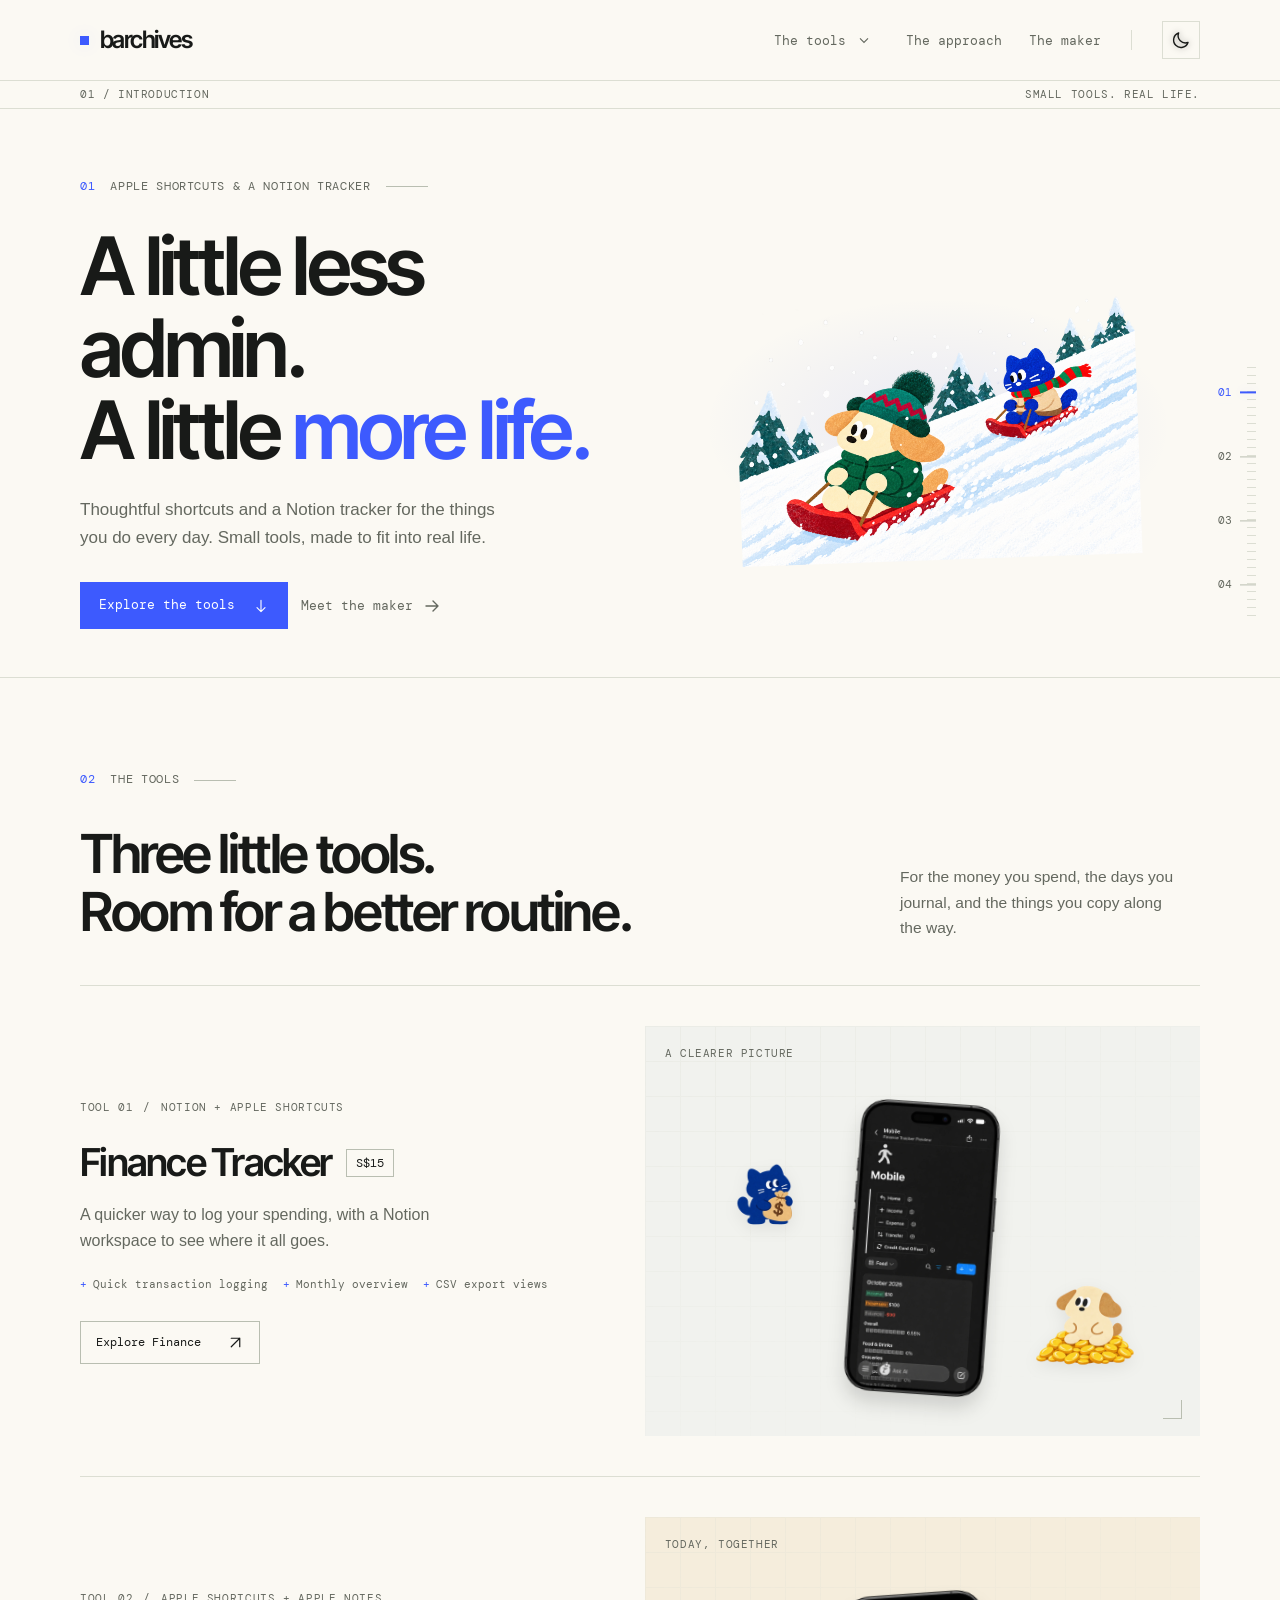
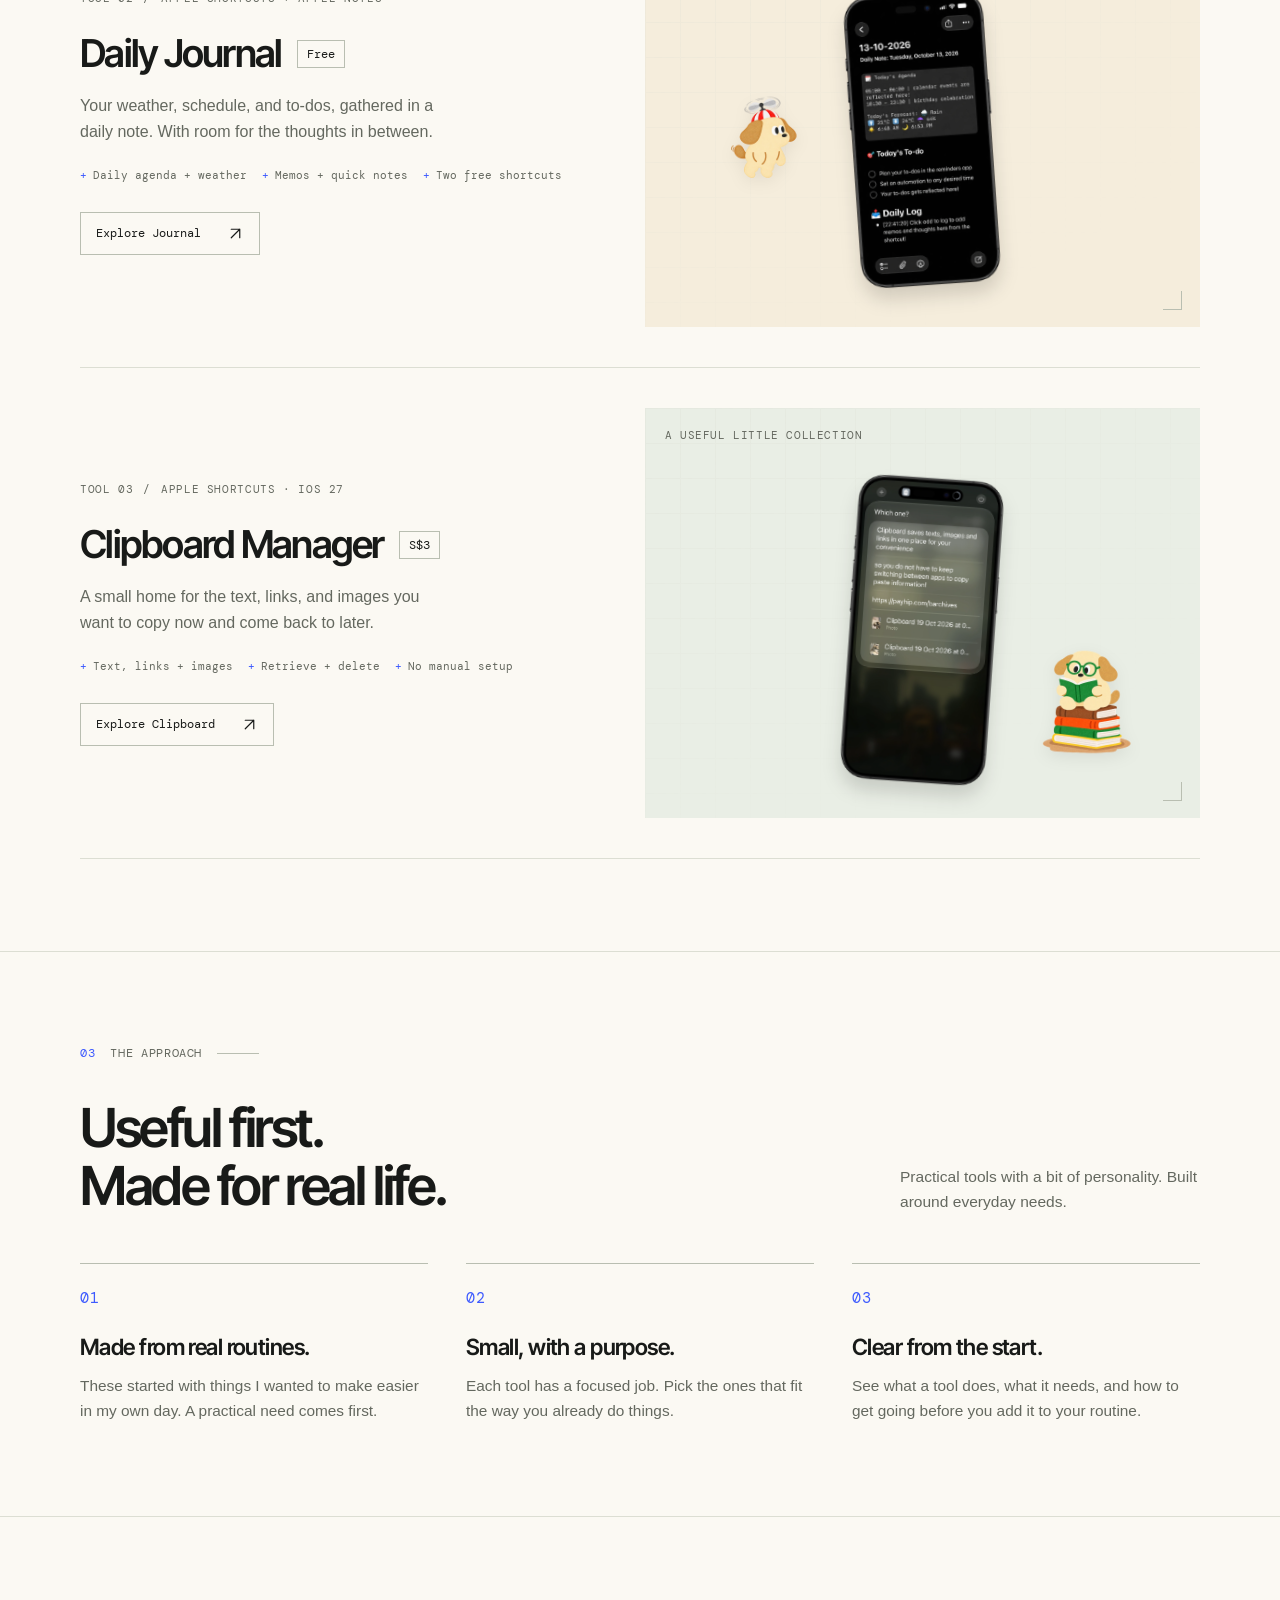
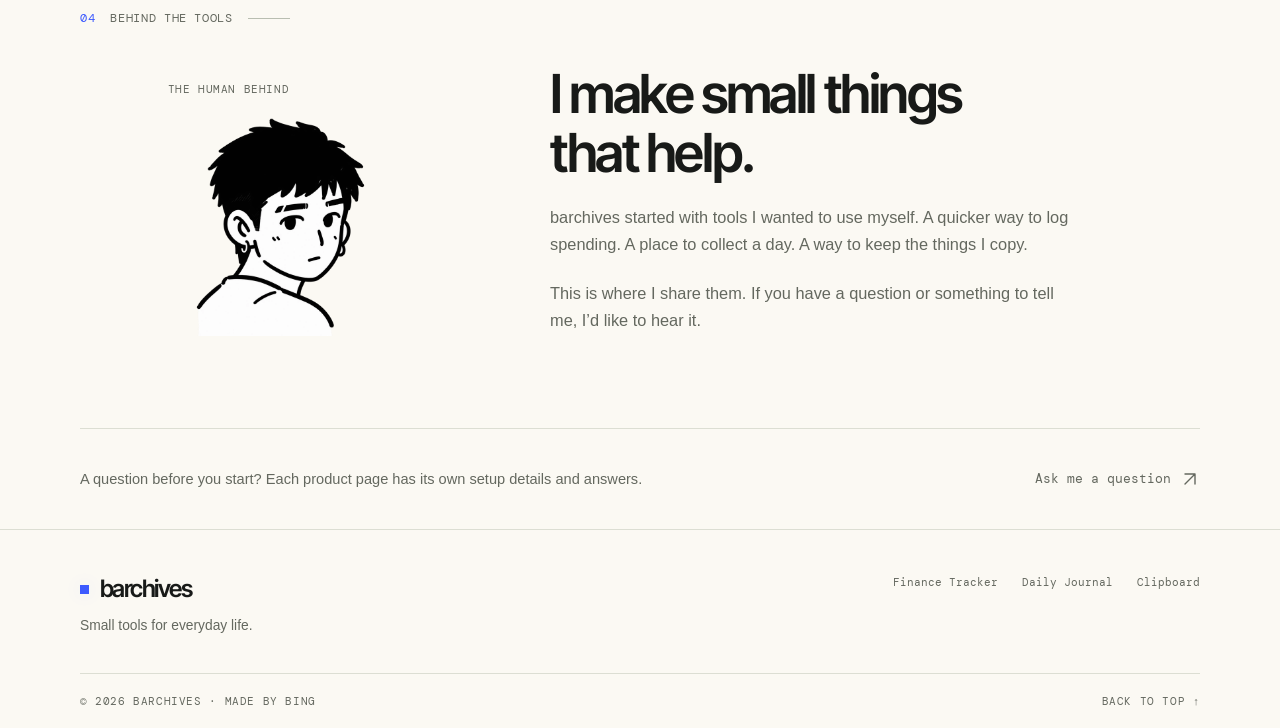
<file: index.html>
<!doctype html>
<html lang="en" id="top"><head><meta charset="utf-8"><meta name="viewport" content="width=device-width, initial-scale=1"><meta name="color-scheme" content="light dark"><meta name="theme-color" content="#fbf9f3"><title>barchives — Small tools for everyday life</title><meta name="description" content="Useful little tools for your everyday: a Notion Finance Tracker, a free Daily Journal, and a Clipboard Manager for Apple Shortcuts."><meta property="og:title" content="barchives — Small tools for everyday life"><meta property="og:description" content="Useful little tools for your everyday: a Notion Finance Tracker, a free Daily Journal, and a Clipboard Manager for Apple Shortcuts."><meta property="og:type" content="website"><meta property="og:url" content="https://snoopyoopies-lgtm.github.io/barchives/"><link rel="canonical" href="https://snoopyoopies-lgtm.github.io/barchives/"><link rel="icon" href="./favicon.svg" type="image/svg+xml"><script>try{var t=localStorage.getItem('barchives-theme');document.documentElement.dataset.theme=t||(matchMedia('(prefers-color-scheme:dark)').matches?'dark':'light')}catch(e){}</script><link rel="preconnect" href="https://fonts.googleapis.com"><link rel="preconnect" href="https://fonts.gstatic.com" crossorigin><link rel="stylesheet" href="./style.css"><script src="./site-config.js" defer></script><script src="./site.js" defer></script></head><body>
<a class="skip-link" href="#main">Skip to content</a>
    <header class="site-header"><div class="container header-inner">
      <a class="brand" href="./" aria-label="barchives home"><span class="brand-dot" aria-hidden="true"></span>barchives</a>
      <div class="header-right"><nav class="nav" id="navigation" aria-label="Main navigation" data-navigation>
        <div class="nav-tools" data-tools-dropdown>
          <div class="nav-tools-heading"><a href="./#tools">The tools</a><button class="tools-toggle" type="button" aria-label="Show products" aria-controls="tools-products" aria-expanded="false" data-tools-toggle><svg viewBox="0 0 20 20" fill="none" stroke="currentColor" stroke-width="1.4" aria-hidden="true"><path d="m5 8 5 5 5-5"/></svg></button></div>
          <div class="tools-products" id="tools-products" data-tools-products hidden><a href="./finance/">Finance Tracker<span>S$15</span></a><a href="./journal/">Daily Journal<span>Free</span></a><a href="./clipboard/">Clipboard Manager<span>S$3</span></a></div>
        </div><a href="./#approach">The approach</a><a href="./#maker">The maker</a>
      </nav><span class="header-divider" aria-hidden="true"></span>
      <button class="theme-toggle" type="button" aria-label="Switch colour theme" aria-pressed="false" data-theme-toggle><svg class="icon-sun" viewBox="0 0 20 20" fill="none" stroke="currentColor" stroke-width="1.4" stroke-linecap="round" stroke-linejoin="round" aria-hidden="true"><circle cx="10" cy="10" r="3.5"/><path d="M10 1v2m0 14v2M1 10h2m14 0h2M3.6 3.6 5 5m10 10 1.4 1.4M3.6 16.4 5 15M15 5l1.4-1.4"/></svg><svg class="icon-moon" viewBox="0 0 20 20" fill="none" stroke="currentColor" stroke-width="1.4" stroke-linecap="round" stroke-linejoin="round" aria-hidden="true"><path d="M17 12.4A7.3 7.3 0 0 1 7.6 3a7.4 7.4 0 1 0 9.4 9.4Z"/></svg></button>
      <button class="menu-toggle" type="button" aria-label="Open navigation" aria-controls="navigation" aria-expanded="false" data-menu-toggle><svg class="" viewBox="0 0 20 20" fill="none" stroke="currentColor" stroke-width="1.4" stroke-linecap="round" stroke-linejoin="round" aria-hidden="true"><path d="M3 6h14M3 14h14"/></svg></button></div>
    </div><div class="section-state"><div class="container section-state-inner mono"><span data-current-section>01 / Introduction</span><span>Small tools. Real life.</span></div><div class="reading-progress" data-reading-progress aria-hidden="true"></div></div></header><nav class="section-ruler" aria-label="Page sections"><a class="ruler-link is-active" href="#hello" aria-label="01: Introduction"><span class="ruler-text">Introduction</span><span class="ruler-number">01</span></a><a class="ruler-link" href="#tools" aria-label="02: The tools"><span class="ruler-text">The tools</span><span class="ruler-number">02</span></a><a class="ruler-link" href="#approach" aria-label="03: The approach"><span class="ruler-text">The approach</span><span class="ruler-number">03</span></a><a class="ruler-link" href="#maker" aria-label="04: The maker"><span class="ruler-text">The maker</span><span class="ruler-number">04</span></a></nav><main id="main">
    <section class="hero container" id="hello" data-section-number="01" data-section-name="Introduction">
      <div class="section-label mono">
  <span class="number">01</span>
  <span>Apple Shortcuts & a Notion tracker</span>
</div>
      <div class="hero-grid"><div class="hero-copy"><h1>A little less admin.<br>A little <em>more life.</em></h1><p class="hero-description">Thoughtful shortcuts and a Notion tracker for the things you do every day. Small tools, made to fit into real life.</p><div class="hero-actions"><a class="btn btn-primary" href="#tools">Explore the tools<svg class="" viewBox="0 0 20 20" fill="none" stroke="currentColor" stroke-width="1.4" stroke-linecap="round" stroke-linejoin="round" aria-hidden="true"><path d="M10 3v14m-5-5 5 5 5-5"/></svg></a><a class="text-link" href="#maker">Meet the maker<svg class="" viewBox="0 0 20 20" fill="none" stroke="currentColor" stroke-width="1.4" stroke-linecap="round" stroke-linejoin="round" aria-hidden="true"><path d="M4 10h12m-5-5 5 5-5 5"/></svg></a></div></div><div class="hero-art"><img
  data-seasonal-hero
  src="./assets/cat-and-dog.webp"
  alt="The blue cat and cream dog, the barchives brand mascots, standing together."
  width="1000"
  height="508"
  loading="eager"
  fetchpriority="high"
  decoding="async"
></div></div>
    </section>
    <section class="section" id="tools" data-section-number="02" data-section-name="The tools"><div class="container"><div class="section-label mono"><span class="number">02</span><span>The tools</span></div><div class="section-heading reveal"><h2>Three little tools.<br>Room for a better routine.</h2><p>For the money you spend, the days you journal, and the things you copy along the way.</p></div><a class="product-row reveal" href="finance/" aria-label="Explore Finance Tracker"><div class="product-copy"><div class="product-index mono">
  <span>Tool 01</span>
  <span>/</span>
  <span>Notion + Apple Shortcuts</span>
</div><div class="product-title-line"><h3>Finance Tracker</h3><span class="price-tag">S$15</span></div><p>A quicker way to log your spending, with a Notion workspace to see where it all goes.</p><ul class="product-features"><li>Quick transaction logging</li><li>Monthly overview</li><li>CSV export views</li></ul><span class="explore">Explore Finance<svg class="" viewBox="0 0 20 20" fill="none" stroke="currentColor" stroke-width="1.4" stroke-linecap="round" stroke-linejoin="round" aria-hidden="true"><path d="M5 15 15 5M5 5h10v10"/></svg></span></div><div class="preview-stage stage-finance">
      <span class="stage-label mono">A clearer picture</span>
      <div class="preview-art"><img class="preview-screen" src="./assets/finance-overview.webp" alt="The Finance Tracker in Notion on iPhone, showing transaction buttons and a monthly overview." width="900" height="1600" loading="lazy" decoding="async"></div>
      <img class="preview-mascot mascot-cat" src="./assets/cat-money-bag.webp" alt="Blue cat holding a money bag." width="800" height="800" loading="lazy" decoding="async"><img class="preview-mascot mascot-dog" src="./assets/dog-coins.webp" alt="Cream dog sitting on a pile of gold coins." width="800" height="800" loading="lazy" decoding="async">
      <span class="stage-corner" aria-hidden="true"></span>
    </div></a><a class="product-row reveal" href="journal/" aria-label="Explore Daily Journal"><div class="product-copy"><div class="product-index mono">
  <span>Tool 02</span>
  <span>/</span>
  <span>Apple Shortcuts + Apple Notes</span>
</div><div class="product-title-line"><h3>Daily Journal</h3><span class="price-tag">Free</span></div><p>Your weather, schedule, and to-dos, gathered in a daily note. With room for the thoughts in between.</p><ul class="product-features"><li>Daily agenda + weather</li><li>Memos + quick notes</li><li>Two free shortcuts</li></ul><span class="explore">Explore Journal<svg class="" viewBox="0 0 20 20" fill="none" stroke="currentColor" stroke-width="1.4" stroke-linecap="round" stroke-linejoin="round" aria-hidden="true"><path d="M5 15 15 5M5 5h10v10"/></svg></span></div><div class="preview-stage stage-journal">
      <span class="stage-label mono">Today, together</span>
      <div class="preview-art"><img class="preview-screen" src="./assets/journal-note.webp" alt="A daily journal in Apple Notes showing the day’s agenda, weather forecast, to-dos, and daily log." width="900" height="1600" loading="lazy" decoding="async"></div>
      <img class="preview-mascot mascot-dog" src="./assets/dog-propeller.webp" alt="Cream dog wearing a red-and-white propeller hat." width="800" height="800" loading="lazy" decoding="async"><img class="preview-mascot mascot-cat" src="./assets/cat-plane.webp" alt="Blue cat riding a paper plane with one arm outstretched." width="800" height="800" loading="lazy" decoding="async">
      <span class="stage-corner" aria-hidden="true"></span>
    </div></a><a class="product-row reveal" href="clipboard/" aria-label="Explore Clipboard Manager"><div class="product-copy"><div class="product-index mono">
  <span>Tool 03</span>
  <span>/</span>
  <span>Apple Shortcuts · iOS 27</span>
</div><div class="product-title-line"><h3>Clipboard Manager</h3><span class="price-tag">S$3</span></div><p>A small home for the text, links, and images you want to copy now and come back to later.</p><ul class="product-features"><li>Text, links + images</li><li>Retrieve + delete</li><li>No manual setup</li></ul><span class="explore">Explore Clipboard<svg class="" viewBox="0 0 20 20" fill="none" stroke="currentColor" stroke-width="1.4" stroke-linecap="round" stroke-linejoin="round" aria-hidden="true"><path d="M5 15 15 5M5 5h10v10"/></svg></span></div><div class="preview-stage stage-clipboard">
      <span class="stage-label mono">A useful little collection</span>
      <div class="preview-art"><img class="preview-screen" src="./assets/clipboard-preview.webp" alt="The Clipboard shortcut’s saved-items list containing text, a website link, and images." width="1000" height="1779" loading="lazy" decoding="async"></div>
      <img class="preview-mascot mascot-cat" src="./assets/cat-clipboard.webp" alt="Blue cat holding a clipboard beside a stack of books." width="800" height="800" loading="lazy" decoding="async"><img class="preview-mascot mascot-dog" src="./assets/dog-books.webp" alt="Cream dog reading a book while sitting on a pile of books." width="800" height="800" loading="lazy" decoding="async">
      <span class="stage-corner" aria-hidden="true"></span>
    </div></a></div></section>
    <section class="section" id="approach" data-section-number="03" data-section-name="The approach"><div class="container"><div class="section-label mono"><span class="number">03</span><span>The approach</span></div><div class="section-heading reveal"><h2>Useful first.<br>Made for real life.</h2><p>Practical tools with a bit of personality. Built around everyday needs.</p></div><div class="values"><div class="value reveal"><p class="mono">01</p><h3>Made from real routines.</h3><p>These started with things I wanted to make easier in my own day. A practical need comes first.</p></div><div class="value reveal"><p class="mono">02</p><h3>Small, with a purpose.</h3><p>Each tool has a focused job. Pick the ones that fit the way you already do things.</p></div><div class="value reveal"><p class="mono">03</p><h3>Clear from the start.</h3><p>See what a tool does, what it needs, and how to get going before you add it to your routine.</p></div></div></div></section>
    <section class="section" id="maker" data-section-number="04" data-section-name="The maker"><div class="container"><div class="section-label mono"><span class="number">04</span><span>Behind the tools</span></div><div class="maker reveal"><div class="maker-art"><span class="mono">The human behind</span><img class="" src="./assets/maker-avatar.webp" alt="Illustrated portrait of Bing, the maker of barchives." width="650" height="664" loading="lazy" decoding="async"></div><div class="maker-copy"><h2>I make small things<br>that help.</h2><p>barchives started with tools I wanted to use myself. A quicker way to log spending. A place to collect a day. A way to keep the things I copy.</p><p>This is where I share them. If you have a question or something to tell me, I’d like to hear it.</p></div></div></div></section>
    <div class="container contact-strip"><p>A question before you start? Each product page has its own setup details and answers.</p><a class="text-link" href="mailto:snoopyoopies@gmail.com">Ask me a question<svg class="" viewBox="0 0 20 20" fill="none" stroke="currentColor" stroke-width="1.4" stroke-linecap="round" stroke-linejoin="round" aria-hidden="true"><path d="M5 15 15 5M5 5h10v10"/></svg></a></div></main><footer class="site-footer"><div class="container"><div class="footer-top"><div><a class="brand" href="./"><span class="brand-dot" aria-hidden="true"></span>barchives</a><p>Small tools for everyday life.</p></div><nav class="footer-links" aria-label="Footer navigation"><a href="./finance/">Finance Tracker</a><a href="./journal/">Daily Journal</a><a href="./clipboard/">Clipboard</a></nav></div><div class="footer-bottom mono"><span>© <span data-year>2026</span> barchives · Made by Bing</span><a href="#top">Back to top ↑</a></div></div></footer><dialog class="lightbox" aria-label="Product screenshot viewer" data-lightbox><div class="lightbox-top"><span class="mono" data-lightbox-count></span><button class="icon-button" type="button" aria-label="Close screenshot" data-lightbox-close><svg class="" viewBox="0 0 20 20" fill="none" stroke="currentColor" stroke-width="1.4" stroke-linecap="round" stroke-linejoin="round" aria-hidden="true"><path d="m5 5 10 10M15 5 5 15"/></svg></button></div><div class="lightbox-image-area"><img alt="" data-lightbox-image></div><div class="lightbox-bottom"><p class="lightbox-caption" aria-live="polite" data-lightbox-caption></p><div class="lightbox-nav"><button class="icon-button" type="button" aria-label="Previous screenshot" data-lightbox-previous><svg class="" viewBox="0 0 20 20" fill="none" stroke="currentColor" stroke-width="1.4" stroke-linecap="round" stroke-linejoin="round" aria-hidden="true"><path d="M16 10H4m5-5-5 5 5 5"/></svg></button><button class="icon-button" type="button" aria-label="Next screenshot" data-lightbox-next><svg class="" viewBox="0 0 20 20" fill="none" stroke="currentColor" stroke-width="1.4" stroke-linecap="round" stroke-linejoin="round" aria-hidden="true"><path d="M4 10h12m-5-5 5 5-5 5"/></svg></button></div></div></dialog>
</body></html>
</file>
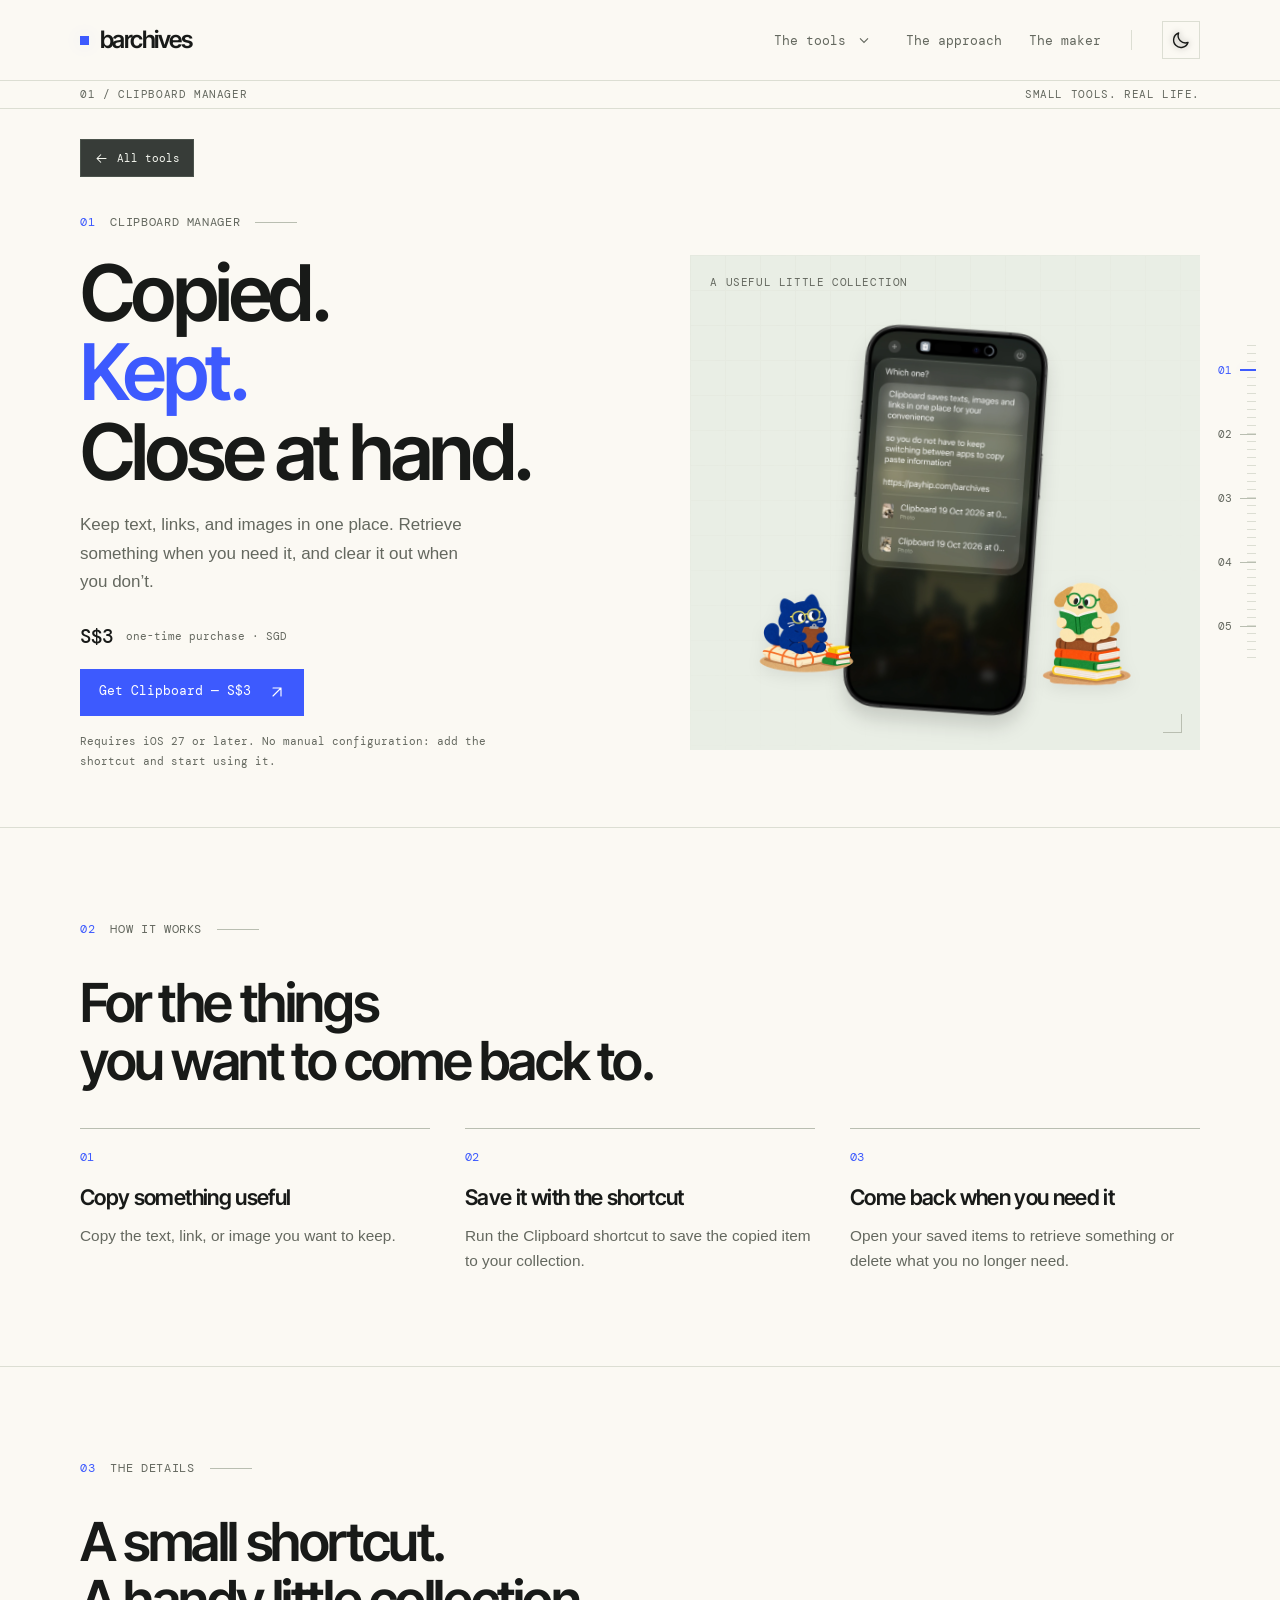
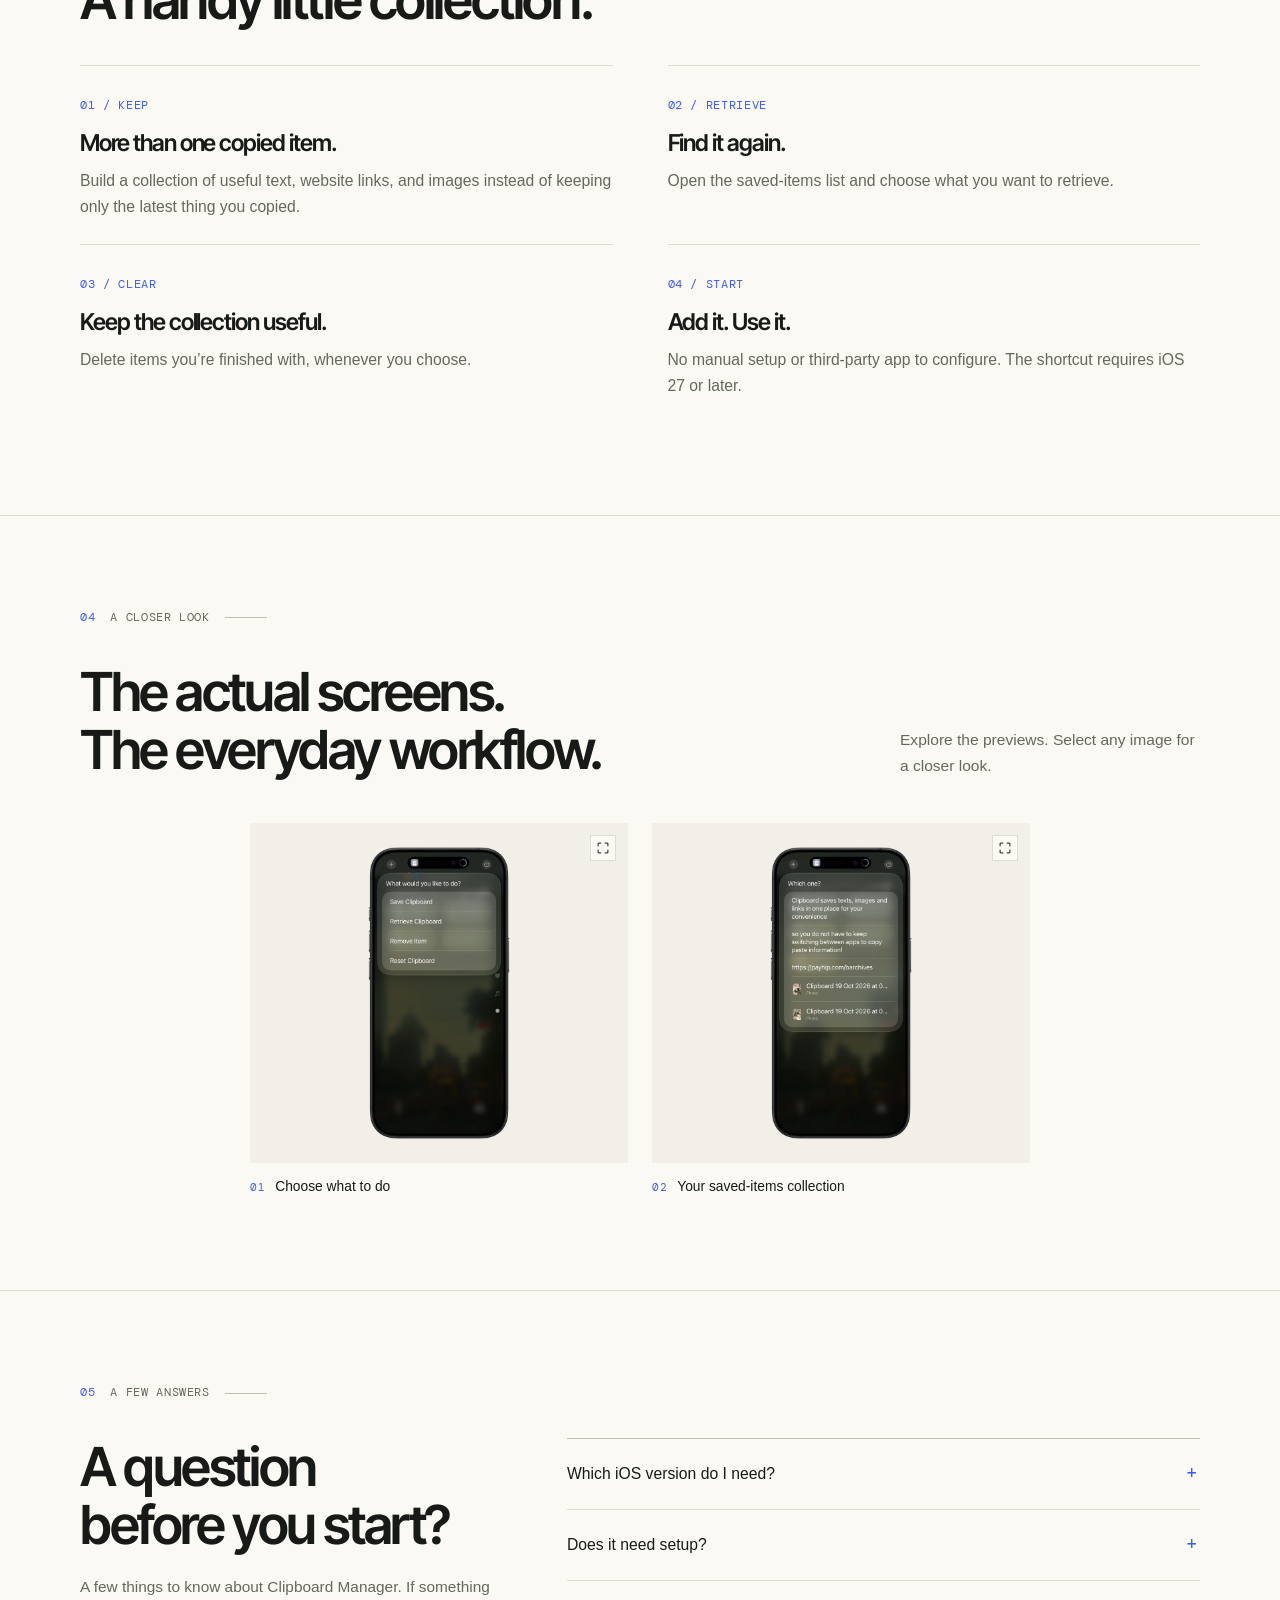
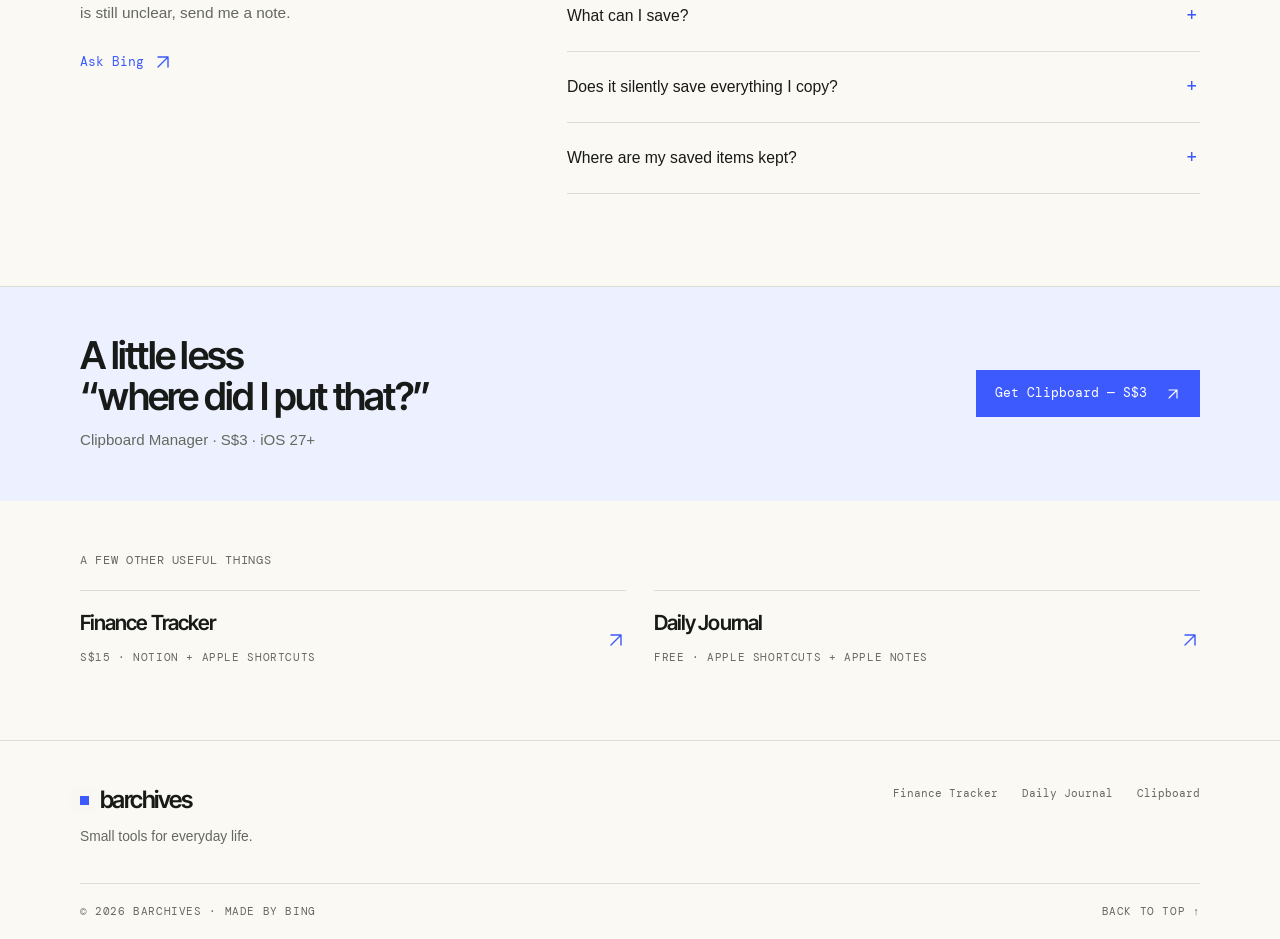
<file: clipboard/index.html>
<!doctype html>
<html lang="en" id="top"><head><meta charset="utf-8"><meta name="viewport" content="width=device-width, initial-scale=1"><meta name="color-scheme" content="light dark"><meta name="theme-color" content="#fbf9f3"><title>Clipboard Manager — barchives</title><meta name="description" content="A small home for the text, links, and images you want to copy now and come back to later."><meta property="og:title" content="Clipboard Manager — barchives"><meta property="og:description" content="A small home for the text, links, and images you want to copy now and come back to later."><meta property="og:type" content="website"><meta property="og:url" content="https://snoopyoopies-lgtm.github.io/barchives/clipboard/"><link rel="canonical" href="https://snoopyoopies-lgtm.github.io/barchives/clipboard/"><link rel="icon" href="../favicon.svg" type="image/svg+xml"><script>try{var t=localStorage.getItem('barchives-theme');document.documentElement.dataset.theme=t||(matchMedia('(prefers-color-scheme:dark)').matches?'dark':'light')}catch(e){}</script><link rel="preconnect" href="https://fonts.googleapis.com"><link rel="preconnect" href="https://fonts.gstatic.com" crossorigin><link rel="stylesheet" href="../style.css"><script src="../site-config.js" defer></script><script src="../site.js" defer></script></head><body>
<a class="skip-link" href="#main">Skip to content</a>
    <header class="site-header"><div class="container header-inner">
      <a class="brand" href="../" aria-label="barchives home"><span class="brand-dot" aria-hidden="true"></span>barchives</a>
      <div class="header-right"><nav class="nav" id="navigation" aria-label="Main navigation" data-navigation>
        <div class="nav-tools" data-tools-dropdown>
          <div class="nav-tools-heading"><a href="../#tools">The tools</a><button class="tools-toggle" type="button" aria-label="Show products" aria-controls="tools-products" aria-expanded="false" data-tools-toggle><svg viewBox="0 0 20 20" fill="none" stroke="currentColor" stroke-width="1.4" aria-hidden="true"><path d="m5 8 5 5 5-5"/></svg></button></div>
          <div class="tools-products" id="tools-products" data-tools-products hidden><a href="../finance/">Finance Tracker<span>S$15</span></a><a href="../journal/">Daily Journal<span>Free</span></a><a href="../clipboard/">Clipboard Manager<span>S$3</span></a></div>
        </div><a href="../#approach">The approach</a><a href="../#maker">The maker</a>
      </nav><span class="header-divider" aria-hidden="true"></span>
      <button class="theme-toggle" type="button" aria-label="Switch colour theme" aria-pressed="false" data-theme-toggle><svg class="icon-sun" viewBox="0 0 20 20" fill="none" stroke="currentColor" stroke-width="1.4" stroke-linecap="round" stroke-linejoin="round" aria-hidden="true"><circle cx="10" cy="10" r="3.5"/><path d="M10 1v2m0 14v2M1 10h2m14 0h2M3.6 3.6 5 5m10 10 1.4 1.4M3.6 16.4 5 15M15 5l1.4-1.4"/></svg><svg class="icon-moon" viewBox="0 0 20 20" fill="none" stroke="currentColor" stroke-width="1.4" stroke-linecap="round" stroke-linejoin="round" aria-hidden="true"><path d="M17 12.4A7.3 7.3 0 0 1 7.6 3a7.4 7.4 0 1 0 9.4 9.4Z"/></svg></button>
      <button class="menu-toggle" type="button" aria-label="Open navigation" aria-controls="navigation" aria-expanded="false" data-menu-toggle><svg class="" viewBox="0 0 20 20" fill="none" stroke="currentColor" stroke-width="1.4" stroke-linecap="round" stroke-linejoin="round" aria-hidden="true"><path d="M3 6h14M3 14h14"/></svg></button></div>
    </div><div class="section-state"><div class="container section-state-inner mono"><span data-current-section>01 / Introduction</span><span>Small tools. Real life.</span></div><div class="reading-progress" data-reading-progress aria-hidden="true"></div></div></header><nav class="section-ruler" aria-label="Page sections"><a class="ruler-link is-active" href="#overview" aria-label="01: Clipboard Manager"><span class="ruler-text">Clipboard Manager</span><span class="ruler-number">01</span></a><a class="ruler-link" href="#how-it-works" aria-label="02: How it works"><span class="ruler-text">How it works</span><span class="ruler-number">02</span></a><a class="ruler-link" href="#details" aria-label="03: The details"><span class="ruler-text">The details</span><span class="ruler-number">03</span></a><a class="ruler-link" href="#previews" aria-label="04: A closer look"><span class="ruler-text">A closer look</span><span class="ruler-number">04</span></a><a class="ruler-link" href="#questions" aria-label="05: A few answers"><span class="ruler-text">A few answers</span><span class="ruler-number">05</span></a></nav><main id="main">
    <section class="product-hero container" id="overview" data-section-number="01" data-section-name="Clipboard Manager">
      <a class="breadcrumb" href="../#tools"><svg class="" viewBox="0 0 20 20" fill="none" stroke="currentColor" stroke-width="1.4" stroke-linecap="round" stroke-linejoin="round" aria-hidden="true"><path d="M16 10H4m5-5-5 5 5 5"/></svg>All tools</a>
      <div class="hero-grid"><div class="hero-copy"><div class="section-label mono"><span class="number">01</span><span>Clipboard Manager</span></div><h1>Copied.<br><em>Kept.</em><br>Close at hand.</h1><p class="hero-description">Keep text, links, and images in one place. Retrieve something when you need it, and clear it out when you don’t.</p><div class="product-price">S$3<span>one-time purchase · SGD</span></div><div class="hero-actions"><a class="btn btn-primary" href="https://payhip.com/b/0P9Im" data-clipboard-checkout>Get Clipboard — S$3<svg class="" viewBox="0 0 20 20" fill="none" stroke="currentColor" stroke-width="1.4" stroke-linecap="round" stroke-linejoin="round" aria-hidden="true"><path d="M5 15 15 5M5 5h10v10"/></svg></a></div><p class="requirements-note">Requires iOS 27 or later. No manual configuration: add the shortcut and start using it.</p></div><div class="preview-stage stage-clipboard">
      <span class="stage-label mono">A useful little collection</span>
      <div class="preview-art"><img class="preview-screen" src="../assets/clipboard-preview.webp" alt="The Clipboard shortcut’s saved-items list containing text, a website link, and images." width="1000" height="1779" loading="eager" fetchpriority="high" decoding="async"></div>
      <img class="preview-mascot mascot-cat" src="../assets/cat-clipboard.webp" alt="Blue cat holding a clipboard beside a stack of books." width="800" height="800" loading="eager" fetchpriority="high" decoding="async"><img class="preview-mascot mascot-dog" src="../assets/dog-books.webp" alt="Cream dog reading a book while sitting on a pile of books." width="800" height="800" loading="eager" fetchpriority="high" decoding="async">
      <span class="stage-corner" aria-hidden="true"></span>
    </div></div>
    </section>
    <section class="section" id="how-it-works" data-section-number="02" data-section-name="How it works"><div class="container"><div class="section-label mono"><span class="number">02</span><span>How it works</span></div><h2 class="reveal">For the things<br>you want to come back to.</h2><div class="steps"><div class="step reveal"><h3>Copy something useful</h3><p>Copy the text, link, or image you want to keep.</p></div><div class="step reveal"><h3>Save it with the shortcut</h3><p>Run the Clipboard shortcut to save the copied item to your collection.</p></div><div class="step reveal"><h3>Come back when you need it</h3><p>Open your saved items to retrieve something or delete what you no longer need.</p></div></div></div></section>
    <section class="section" id="details" data-section-number="03" data-section-name="The details"><div class="container"><div class="section-label mono"><span class="number">03</span><span>The details</span></div><h2 class="reveal">A small shortcut.<br>A handy little collection.</h2><div class="feature-grid"><div class="feature-item"><span class="mono">01 / Keep</span><h3>More than one copied item.</h3><p>Build a collection of useful text, website links, and images instead of keeping only the latest thing you copied.</p></div><div class="feature-item"><span class="mono">02 / Retrieve</span><h3>Find it again.</h3><p>Open the saved-items list and choose what you want to retrieve.</p></div><div class="feature-item"><span class="mono">03 / Clear</span><h3>Keep the collection useful.</h3><p>Delete items you’re finished with, whenever you choose.</p></div><div class="feature-item"><span class="mono">04 / Start</span><h3>Add it. Use it.</h3><p>No manual setup or third-party app to configure. The shortcut requires iOS 27 or later.</p></div></div></div></section>
    <section class="section" id="previews" data-section-number="04" data-section-name="A closer look"><div class="container"><div class="section-label mono"><span class="number">04</span><span>A closer look</span></div><div class="section-heading"><h2>The actual screens.<br>The everyday workflow.</h2><p>Explore the previews. Select any image for a closer look.</p></div><div class="gallery-grid two-up"><button class="gallery-item" type="button" data-gallery-image="../assets/clipboard-options.webp" data-gallery-alt="Clipboard shortcut options: Save Clipboard, Retrieve Clipboard, Remove Item, and Reset Clipboard." data-gallery-caption="Choose what to do" aria-label="Enlarge screenshot 1: Choose what to do"><span class="gallery-image"><span class="gallery-canvas"><img class="" src="../assets/clipboard-options.webp" alt="Clipboard shortcut options: Save Clipboard, Retrieve Clipboard, Remove Item, and Reset Clipboard." width="1000" height="1779" loading="lazy" decoding="async"></span><span class="gallery-expand" aria-hidden="true"><svg class="" viewBox="0 0 20 20" fill="none" stroke="currentColor" stroke-width="1.4" stroke-linecap="round" stroke-linejoin="round" aria-hidden="true"><path d="M7 3H3v4m10-4h4v4M3 13v4h4m10-4v4h-4"/></svg></span></span><span class="gallery-caption"><span class="mono">01</span><span>Choose what to do</span></span></button><button class="gallery-item" type="button" data-gallery-image="../assets/clipboard-preview.webp" data-gallery-alt="Clipboard saved-items list with text snippets, a Payhip link, and two photo entries." data-gallery-caption="Your saved-items collection" aria-label="Enlarge screenshot 2: Your saved-items collection"><span class="gallery-image"><span class="gallery-canvas"><img class="" src="../assets/clipboard-preview.webp" alt="Clipboard saved-items list with text snippets, a Payhip link, and two photo entries." width="1000" height="1779" loading="lazy" decoding="async"></span><span class="gallery-expand" aria-hidden="true"><svg class="" viewBox="0 0 20 20" fill="none" stroke="currentColor" stroke-width="1.4" stroke-linecap="round" stroke-linejoin="round" aria-hidden="true"><path d="M7 3H3v4m10-4h4v4M3 13v4h4m10-4v4h-4"/></svg></span></span><span class="gallery-caption"><span class="mono">02</span><span>Your saved-items collection</span></span></button></div></div></section>
    <section class="section" id="questions" data-section-number="05" data-section-name="A few answers"><div class="container"><div class="section-label mono"><span class="number">05</span><span>A few answers</span></div><div class="faq-layout"><div class="faq-intro"><h2>A question<br>before you start?</h2><p>A few things to know about Clipboard Manager. If something is still unclear, send me a note.</p><a class="text-link" href="mailto:snoopyoopies@gmail.com">Ask Bing<svg class="" viewBox="0 0 20 20" fill="none" stroke="currentColor" stroke-width="1.4" stroke-linecap="round" stroke-linejoin="round" aria-hidden="true"><path d="M5 15 15 5M5 5h10v10"/></svg></a></div><div class="faq-list"><details><summary>Which iOS version do I need?</summary><p>Clipboard requires iOS 27 or later.</p></details><details><summary>Does it need setup?</summary><p>No manual setup is required. Add the shortcut and start using it.</p></details><details><summary>What can I save?</summary><p>The shortcut is designed for text, links, and images.</p></details><details><summary>Does it silently save everything I copy?</summary><p>The save workflow is triggered by running the shortcut. The product does not promise a silent record of every copy across your device.</p></details><details><summary>Where are my saved items kept?</summary><p>The shortcut stores your saved collection on your own device. No extra third-party app is required.</p></details></div></div></div></section>
    <section class="closing"><div class="container closing-inner"><div><h2>A little less<br>“where did I put that?”</h2><p>Clipboard Manager · S$3 · iOS 27+</p></div><div><a class="btn btn-primary" href="https://payhip.com/b/0P9Im" data-clipboard-checkout>Get Clipboard — S$3<svg class="" viewBox="0 0 20 20" fill="none" stroke="currentColor" stroke-width="1.4" stroke-linecap="round" stroke-linejoin="round" aria-hidden="true"><path d="M5 15 15 5M5 5h10v10"/></svg></a></div></div></section>
    <div class="container other-tools"><p class="mono">A few other useful things</p><div class="other-grid"><a class="other-tool" href="../finance/"><div><h3>Finance Tracker</h3><span class="mono">S$15 · Notion + Apple Shortcuts</span></div><svg class="" viewBox="0 0 20 20" fill="none" stroke="currentColor" stroke-width="1.4" stroke-linecap="round" stroke-linejoin="round" aria-hidden="true"><path d="M5 15 15 5M5 5h10v10"/></svg></a><a class="other-tool" href="../journal/"><div><h3>Daily Journal</h3><span class="mono">Free · Apple Shortcuts + Apple Notes</span></div><svg class="" viewBox="0 0 20 20" fill="none" stroke="currentColor" stroke-width="1.4" stroke-linecap="round" stroke-linejoin="round" aria-hidden="true"><path d="M5 15 15 5M5 5h10v10"/></svg></a></div></div></main><footer class="site-footer"><div class="container"><div class="footer-top"><div><a class="brand" href="../"><span class="brand-dot" aria-hidden="true"></span>barchives</a><p>Small tools for everyday life.</p></div><nav class="footer-links" aria-label="Footer navigation"><a href="../finance/">Finance Tracker</a><a href="../journal/">Daily Journal</a><a href="../clipboard/">Clipboard</a></nav></div><div class="footer-bottom mono"><span>© <span data-year>2026</span> barchives · Made by Bing</span><a href="#top">Back to top ↑</a></div></div></footer><dialog class="lightbox" aria-label="Product screenshot viewer" data-lightbox><div class="lightbox-top"><span class="mono" data-lightbox-count></span><button class="icon-button" type="button" aria-label="Close screenshot" data-lightbox-close><svg class="" viewBox="0 0 20 20" fill="none" stroke="currentColor" stroke-width="1.4" stroke-linecap="round" stroke-linejoin="round" aria-hidden="true"><path d="m5 5 10 10M15 5 5 15"/></svg></button></div><div class="lightbox-image-area"><img alt="" data-lightbox-image></div><div class="lightbox-bottom"><p class="lightbox-caption" aria-live="polite" data-lightbox-caption></p><div class="lightbox-nav"><button class="icon-button" type="button" aria-label="Previous screenshot" data-lightbox-previous><svg class="" viewBox="0 0 20 20" fill="none" stroke="currentColor" stroke-width="1.4" stroke-linecap="round" stroke-linejoin="round" aria-hidden="true"><path d="M16 10H4m5-5-5 5 5 5"/></svg></button><button class="icon-button" type="button" aria-label="Next screenshot" data-lightbox-next><svg class="" viewBox="0 0 20 20" fill="none" stroke="currentColor" stroke-width="1.4" stroke-linecap="round" stroke-linejoin="round" aria-hidden="true"><path d="M4 10h12m-5-5 5 5-5 5"/></svg></button></div></div></dialog>
</body></html>
</file>
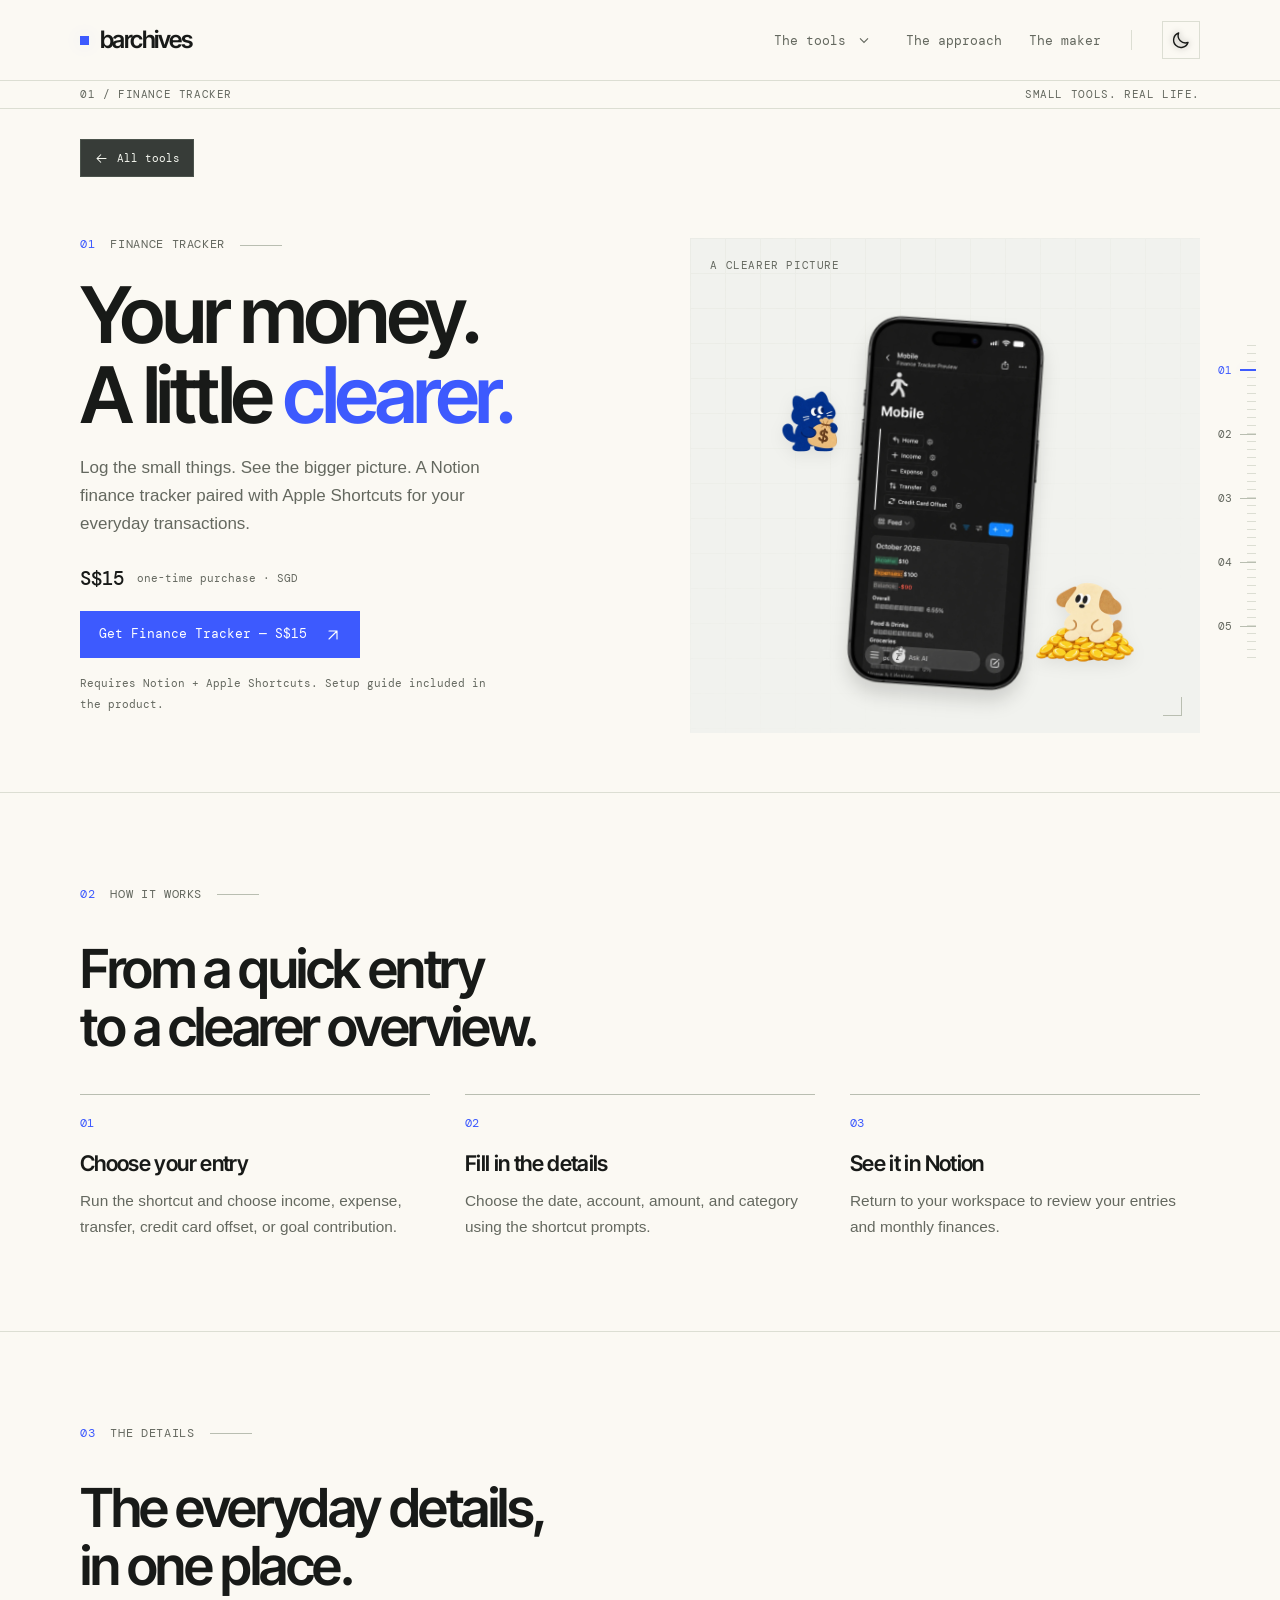
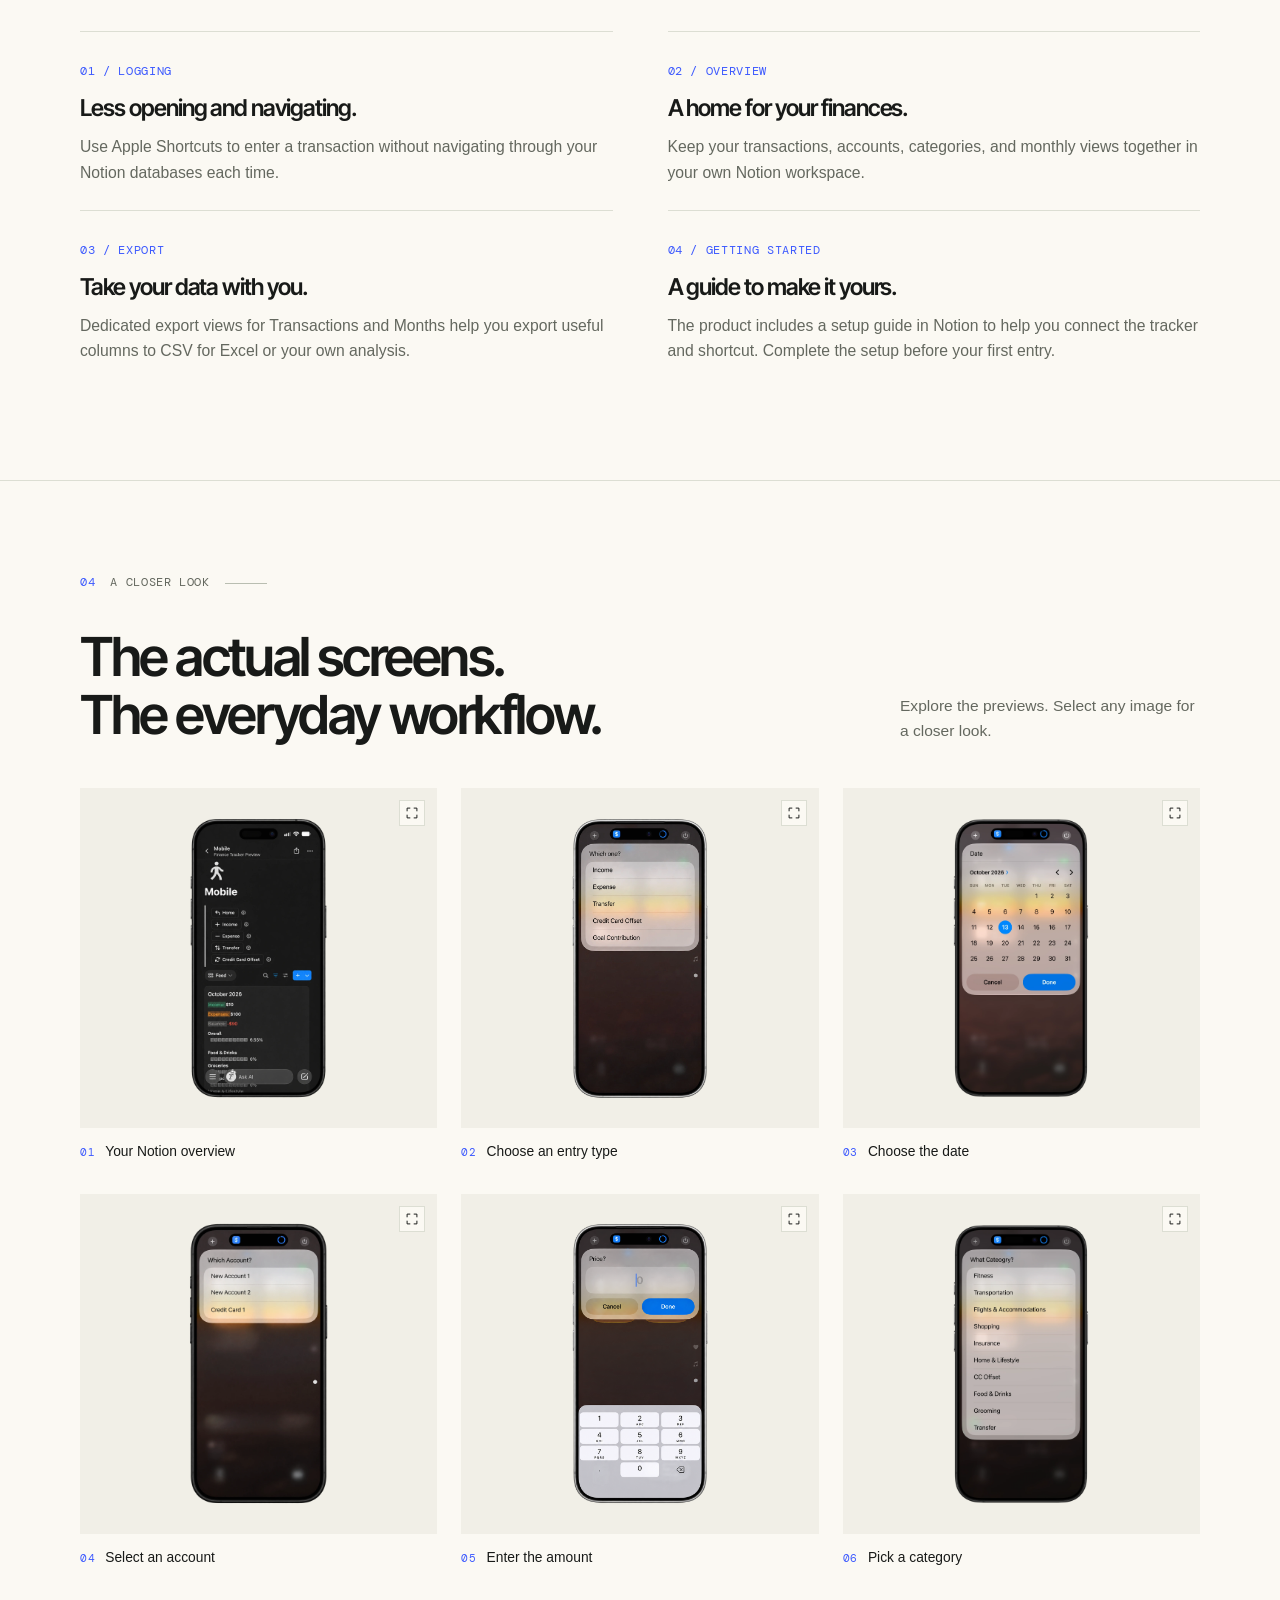
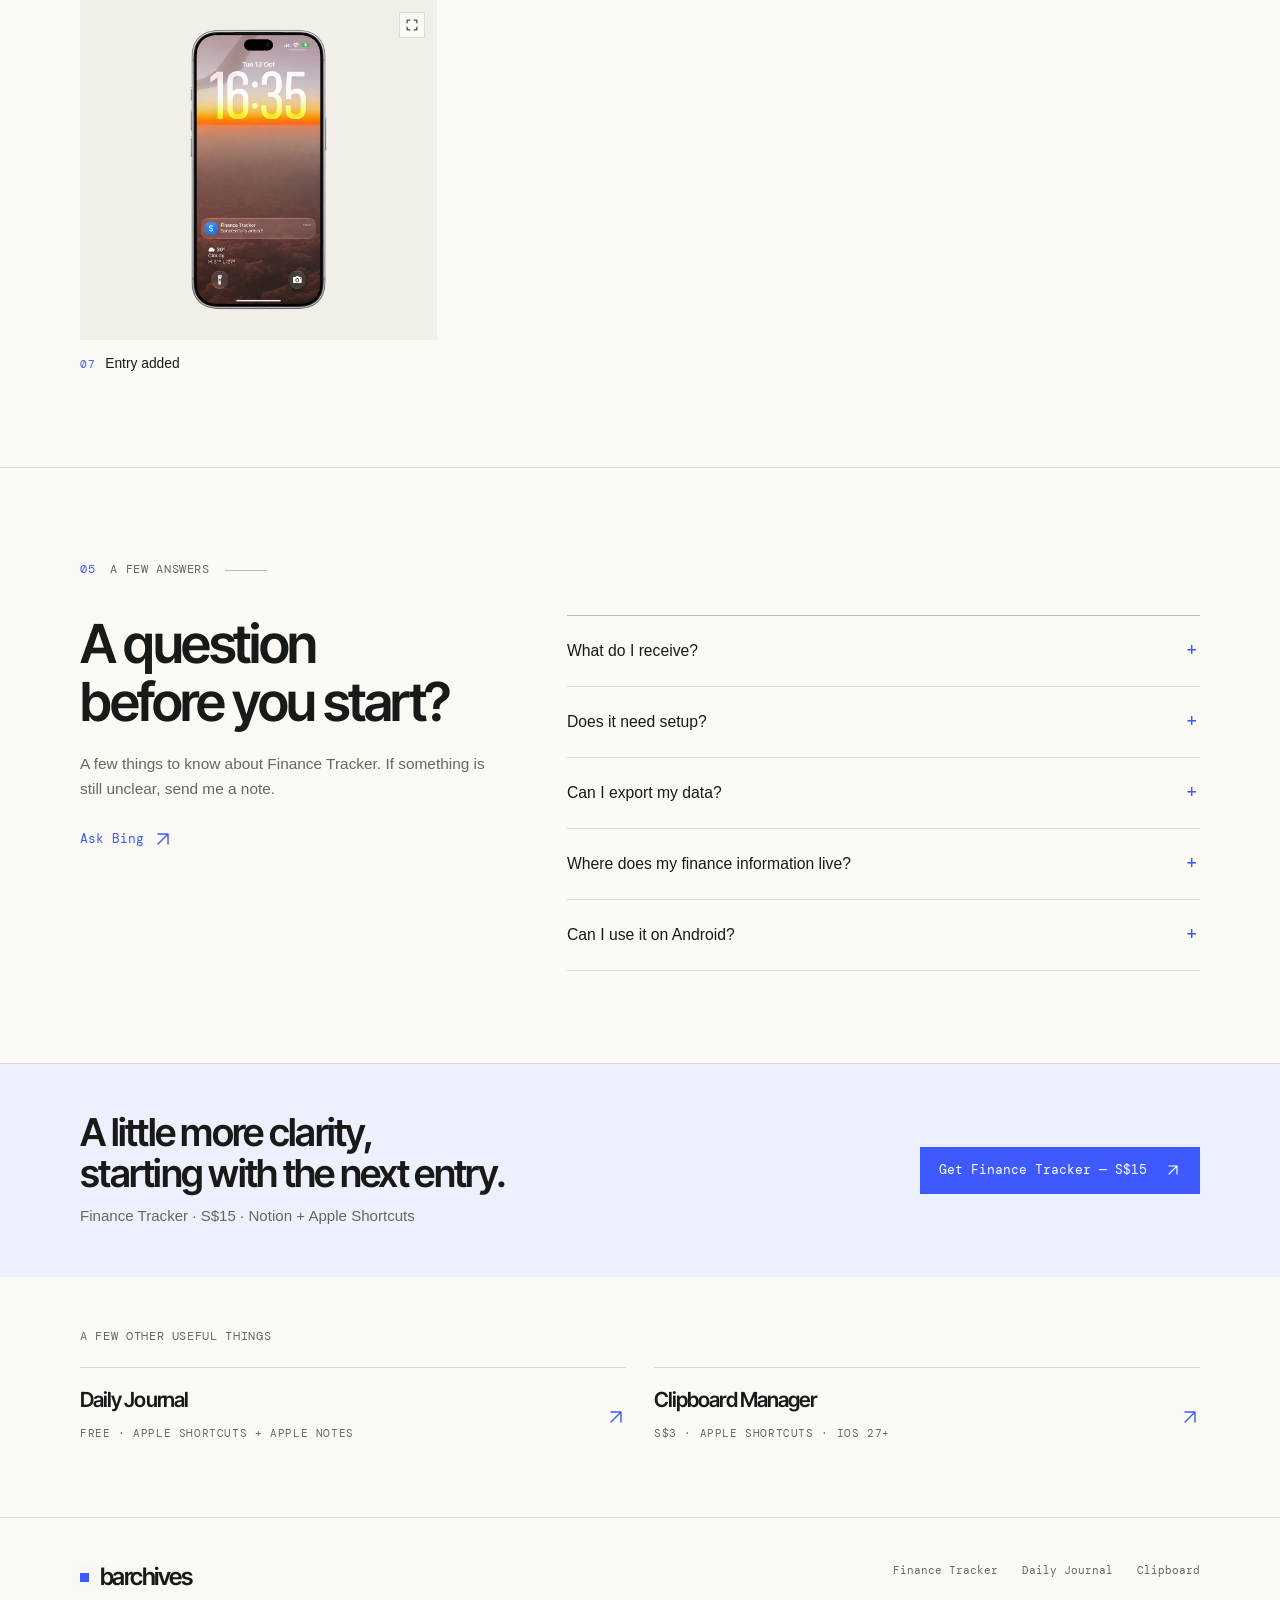
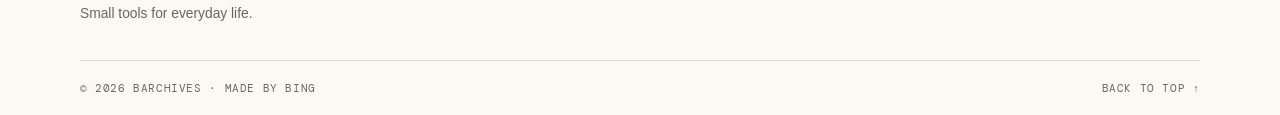
<file: finance/index.html>
<!doctype html>
<html lang="en" id="top"><head><meta charset="utf-8"><meta name="viewport" content="width=device-width, initial-scale=1"><meta name="color-scheme" content="light dark"><meta name="theme-color" content="#fbf9f3"><title>Finance Tracker — barchives</title><meta name="description" content="A quicker way to log your spending, with a Notion workspace to see where it all goes."><meta property="og:title" content="Finance Tracker — barchives"><meta property="og:description" content="A quicker way to log your spending, with a Notion workspace to see where it all goes."><meta property="og:type" content="website"><meta property="og:url" content="https://snoopyoopies-lgtm.github.io/barchives/finance/"><link rel="canonical" href="https://snoopyoopies-lgtm.github.io/barchives/finance/"><link rel="icon" href="../favicon.svg" type="image/svg+xml"><script>try{var t=localStorage.getItem('barchives-theme');document.documentElement.dataset.theme=t||(matchMedia('(prefers-color-scheme:dark)').matches?'dark':'light')}catch(e){}</script><link rel="preconnect" href="https://fonts.googleapis.com"><link rel="preconnect" href="https://fonts.gstatic.com" crossorigin><link rel="stylesheet" href="../style.css"><script src="../site-config.js" defer></script><script src="../site.js" defer></script></head><body>
<a class="skip-link" href="#main">Skip to content</a>
    <header class="site-header"><div class="container header-inner">
      <a class="brand" href="../" aria-label="barchives home"><span class="brand-dot" aria-hidden="true"></span>barchives</a>
      <div class="header-right"><nav class="nav" id="navigation" aria-label="Main navigation" data-navigation>
        <div class="nav-tools" data-tools-dropdown>
          <div class="nav-tools-heading"><a href="../#tools">The tools</a><button class="tools-toggle" type="button" aria-label="Show products" aria-controls="tools-products" aria-expanded="false" data-tools-toggle><svg viewBox="0 0 20 20" fill="none" stroke="currentColor" stroke-width="1.4" aria-hidden="true"><path d="m5 8 5 5 5-5"/></svg></button></div>
          <div class="tools-products" id="tools-products" data-tools-products hidden><a href="../finance/">Finance Tracker<span>S$15</span></a><a href="../journal/">Daily Journal<span>Free</span></a><a href="../clipboard/">Clipboard Manager<span>S$3</span></a></div>
        </div><a href="../#approach">The approach</a><a href="../#maker">The maker</a>
      </nav><span class="header-divider" aria-hidden="true"></span>
      <button class="theme-toggle" type="button" aria-label="Switch colour theme" aria-pressed="false" data-theme-toggle><svg class="icon-sun" viewBox="0 0 20 20" fill="none" stroke="currentColor" stroke-width="1.4" stroke-linecap="round" stroke-linejoin="round" aria-hidden="true"><circle cx="10" cy="10" r="3.5"/><path d="M10 1v2m0 14v2M1 10h2m14 0h2M3.6 3.6 5 5m10 10 1.4 1.4M3.6 16.4 5 15M15 5l1.4-1.4"/></svg><svg class="icon-moon" viewBox="0 0 20 20" fill="none" stroke="currentColor" stroke-width="1.4" stroke-linecap="round" stroke-linejoin="round" aria-hidden="true"><path d="M17 12.4A7.3 7.3 0 0 1 7.6 3a7.4 7.4 0 1 0 9.4 9.4Z"/></svg></button>
      <button class="menu-toggle" type="button" aria-label="Open navigation" aria-controls="navigation" aria-expanded="false" data-menu-toggle><svg class="" viewBox="0 0 20 20" fill="none" stroke="currentColor" stroke-width="1.4" stroke-linecap="round" stroke-linejoin="round" aria-hidden="true"><path d="M3 6h14M3 14h14"/></svg></button></div>
    </div><div class="section-state"><div class="container section-state-inner mono"><span data-current-section>01 / Introduction</span><span>Small tools. Real life.</span></div><div class="reading-progress" data-reading-progress aria-hidden="true"></div></div></header><nav class="section-ruler" aria-label="Page sections"><a class="ruler-link is-active" href="#overview" aria-label="01: Finance Tracker"><span class="ruler-text">Finance Tracker</span><span class="ruler-number">01</span></a><a class="ruler-link" href="#how-it-works" aria-label="02: How it works"><span class="ruler-text">How it works</span><span class="ruler-number">02</span></a><a class="ruler-link" href="#details" aria-label="03: The details"><span class="ruler-text">The details</span><span class="ruler-number">03</span></a><a class="ruler-link" href="#previews" aria-label="04: A closer look"><span class="ruler-text">A closer look</span><span class="ruler-number">04</span></a><a class="ruler-link" href="#questions" aria-label="05: A few answers"><span class="ruler-text">A few answers</span><span class="ruler-number">05</span></a></nav><main id="main">
    <section class="product-hero container" id="overview" data-section-number="01" data-section-name="Finance Tracker">
      <a class="breadcrumb" href="../#tools"><svg class="" viewBox="0 0 20 20" fill="none" stroke="currentColor" stroke-width="1.4" stroke-linecap="round" stroke-linejoin="round" aria-hidden="true"><path d="M16 10H4m5-5-5 5 5 5"/></svg>All tools</a>
      <div class="hero-grid"><div class="hero-copy"><div class="section-label mono"><span class="number">01</span><span>Finance Tracker</span></div><h1>Your money.<br>A little <em>clearer.</em></h1><p class="hero-description">Log the small things. See the bigger picture. A Notion finance tracker paired with Apple Shortcuts for your everyday transactions.</p><div class="product-price">S$15<span>one-time purchase · SGD</span></div><div class="hero-actions"><a class="btn btn-primary" href="https://payhip.com/b/qYwVc">Get Finance Tracker — S$15<svg class="" viewBox="0 0 20 20" fill="none" stroke="currentColor" stroke-width="1.4" stroke-linecap="round" stroke-linejoin="round" aria-hidden="true"><path d="M5 15 15 5M5 5h10v10"/></svg></a></div><p class="requirements-note">Requires Notion + Apple Shortcuts. Setup guide included in the product.</p></div><div class="preview-stage stage-finance">
      <span class="stage-label mono">A clearer picture</span>
      <div class="preview-art"><img class="preview-screen" src="../assets/finance-overview.webp" alt="The Finance Tracker in Notion on iPhone, showing transaction buttons and a monthly overview." width="900" height="1600" loading="eager" fetchpriority="high" decoding="async"></div>
      <img class="preview-mascot mascot-cat" src="../assets/cat-money-bag.webp" alt="Blue cat holding a money bag." width="800" height="800" loading="eager" fetchpriority="high" decoding="async"><img class="preview-mascot mascot-dog" src="../assets/dog-coins.webp" alt="Cream dog sitting on a pile of gold coins." width="800" height="800" loading="eager" fetchpriority="high" decoding="async">
      <span class="stage-corner" aria-hidden="true"></span>
    </div></div>
    </section>
    <section class="section" id="how-it-works" data-section-number="02" data-section-name="How it works"><div class="container"><div class="section-label mono"><span class="number">02</span><span>How it works</span></div><h2 class="reveal">From a quick entry<br>to a clearer overview.</h2><div class="steps"><div class="step reveal"><h3>Choose your entry</h3><p>Run the shortcut and choose income, expense, transfer, credit card offset, or goal contribution.</p></div><div class="step reveal"><h3>Fill in the details</h3><p>Choose the date, account, amount, and category using the shortcut prompts.</p></div><div class="step reveal"><h3>See it in Notion</h3><p>Return to your workspace to review your entries and monthly finances.</p></div></div></div></section>
    <section class="section" id="details" data-section-number="03" data-section-name="The details"><div class="container"><div class="section-label mono"><span class="number">03</span><span>The details</span></div><h2 class="reveal">The everyday details,<br>in one place.</h2><div class="feature-grid"><div class="feature-item"><span class="mono">01 / Logging</span><h3>Less opening and navigating.</h3><p>Use Apple Shortcuts to enter a transaction without navigating through your Notion databases each time.</p></div><div class="feature-item"><span class="mono">02 / Overview</span><h3>A home for your finances.</h3><p>Keep your transactions, accounts, categories, and monthly views together in your own Notion workspace.</p></div><div class="feature-item"><span class="mono">03 / Export</span><h3>Take your data with you.</h3><p>Dedicated export views for Transactions and Months help you export useful columns to CSV for Excel or your own analysis.</p></div><div class="feature-item"><span class="mono">04 / Getting started</span><h3>A guide to make it yours.</h3><p>The product includes a setup guide in Notion to help you connect the tracker and shortcut. Complete the setup before your first entry.</p></div></div></div></section>
    <section class="section" id="previews" data-section-number="04" data-section-name="A closer look"><div class="container"><div class="section-label mono"><span class="number">04</span><span>A closer look</span></div><div class="section-heading"><h2>The actual screens.<br>The everyday workflow.</h2><p>Explore the previews. Select any image for a closer look.</p></div><div class="gallery-grid"><button class="gallery-item" type="button" data-gallery-image="../assets/finance-overview.webp" data-gallery-alt="Finance Tracker mobile overview with quick-entry buttons and monthly figures." data-gallery-caption="Your Notion overview" aria-label="Enlarge screenshot 1: Your Notion overview"><span class="gallery-image"><span class="gallery-canvas"><img class="" src="../assets/finance-overview.webp" alt="Finance Tracker mobile overview with quick-entry buttons and monthly figures." width="900" height="1600" loading="lazy" decoding="async"></span><span class="gallery-expand" aria-hidden="true"><svg class="" viewBox="0 0 20 20" fill="none" stroke="currentColor" stroke-width="1.4" stroke-linecap="round" stroke-linejoin="round" aria-hidden="true"><path d="M7 3H3v4m10-4h4v4M3 13v4h4m10-4v4h-4"/></svg></span></span><span class="gallery-caption"><span class="mono">01</span><span>Your Notion overview</span></span></button><button class="gallery-item" type="button" data-gallery-image="../assets/finance-step-1.webp" data-gallery-alt="The shortcut menu offering income, expense, transfer, credit card offset, and goal contribution." data-gallery-caption="Choose an entry type" aria-label="Enlarge screenshot 2: Choose an entry type"><span class="gallery-image"><span class="gallery-canvas"><img class="gallery-square" src="../assets/finance-step-1.webp" alt="The shortcut menu offering income, expense, transfer, credit card offset, and goal contribution." width="1000" height="1000" loading="lazy" decoding="async"></span><span class="gallery-expand" aria-hidden="true"><svg class="" viewBox="0 0 20 20" fill="none" stroke="currentColor" stroke-width="1.4" stroke-linecap="round" stroke-linejoin="round" aria-hidden="true"><path d="M7 3H3v4m10-4h4v4M3 13v4h4m10-4v4h-4"/></svg></span></span><span class="gallery-caption"><span class="mono">02</span><span>Choose an entry type</span></span></button><button class="gallery-item" type="button" data-gallery-image="../assets/finance-step-2.webp" data-gallery-alt="The Finance shortcut date picker." data-gallery-caption="Choose the date" aria-label="Enlarge screenshot 3: Choose the date"><span class="gallery-image"><span class="gallery-canvas"><img class="" src="../assets/finance-step-2.webp" alt="The Finance shortcut date picker." width="899" height="1600" loading="lazy" decoding="async"></span><span class="gallery-expand" aria-hidden="true"><svg class="" viewBox="0 0 20 20" fill="none" stroke="currentColor" stroke-width="1.4" stroke-linecap="round" stroke-linejoin="round" aria-hidden="true"><path d="M7 3H3v4m10-4h4v4M3 13v4h4m10-4v4h-4"/></svg></span></span><span class="gallery-caption"><span class="mono">03</span><span>Choose the date</span></span></button><button class="gallery-item" type="button" data-gallery-image="../assets/finance-step-3.webp" data-gallery-alt="The Finance shortcut account selection menu." data-gallery-caption="Select an account" aria-label="Enlarge screenshot 4: Select an account"><span class="gallery-image"><span class="gallery-canvas"><img class="" src="../assets/finance-step-3.webp" alt="The Finance shortcut account selection menu." width="900" height="1600" loading="lazy" decoding="async"></span><span class="gallery-expand" aria-hidden="true"><svg class="" viewBox="0 0 20 20" fill="none" stroke="currentColor" stroke-width="1.4" stroke-linecap="round" stroke-linejoin="round" aria-hidden="true"><path d="M7 3H3v4m10-4h4v4M3 13v4h4m10-4v4h-4"/></svg></span></span><span class="gallery-caption"><span class="mono">04</span><span>Select an account</span></span></button><button class="gallery-item" type="button" data-gallery-image="../assets/finance-step-4.webp" data-gallery-alt="The Finance shortcut amount entry screen." data-gallery-caption="Enter the amount" aria-label="Enlarge screenshot 5: Enter the amount"><span class="gallery-image"><span class="gallery-canvas"><img class="gallery-square" src="../assets/finance-step-4.webp" alt="The Finance shortcut amount entry screen." width="1000" height="1000" loading="lazy" decoding="async"></span><span class="gallery-expand" aria-hidden="true"><svg class="" viewBox="0 0 20 20" fill="none" stroke="currentColor" stroke-width="1.4" stroke-linecap="round" stroke-linejoin="round" aria-hidden="true"><path d="M7 3H3v4m10-4h4v4M3 13v4h4m10-4v4h-4"/></svg></span></span><span class="gallery-caption"><span class="mono">05</span><span>Enter the amount</span></span></button><button class="gallery-item" type="button" data-gallery-image="../assets/finance-step-5.webp" data-gallery-alt="The Finance shortcut category menu." data-gallery-caption="Pick a category" aria-label="Enlarge screenshot 6: Pick a category"><span class="gallery-image"><span class="gallery-canvas"><img class="" src="../assets/finance-step-5.webp" alt="The Finance shortcut category menu." width="899" height="1600" loading="lazy" decoding="async"></span><span class="gallery-expand" aria-hidden="true"><svg class="" viewBox="0 0 20 20" fill="none" stroke="currentColor" stroke-width="1.4" stroke-linecap="round" stroke-linejoin="round" aria-hidden="true"><path d="M7 3H3v4m10-4h4v4M3 13v4h4m10-4v4h-4"/></svg></span></span><span class="gallery-caption"><span class="mono">06</span><span>Pick a category</span></span></button><button class="gallery-item" type="button" data-gallery-image="../assets/finance-step-6.webp" data-gallery-alt="The Finance Tracker notification confirming an entry was successfully added." data-gallery-caption="Entry added" aria-label="Enlarge screenshot 7: Entry added"><span class="gallery-image"><span class="gallery-canvas"><img class="gallery-square" src="../assets/finance-step-6.webp" alt="The Finance Tracker notification confirming an entry was successfully added." width="1000" height="1000" loading="lazy" decoding="async"></span><span class="gallery-expand" aria-hidden="true"><svg class="" viewBox="0 0 20 20" fill="none" stroke="currentColor" stroke-width="1.4" stroke-linecap="round" stroke-linejoin="round" aria-hidden="true"><path d="M7 3H3v4m10-4h4v4M3 13v4h4m10-4v4h-4"/></svg></span></span><span class="gallery-caption"><span class="mono">07</span><span>Entry added</span></span></button></div></div></section>
    <section class="section" id="questions" data-section-number="05" data-section-name="A few answers"><div class="container"><div class="section-label mono"><span class="number">05</span><span>A few answers</span></div><div class="faq-layout"><div class="faq-intro"><h2>A question<br>before you start?</h2><p>A few things to know about Finance Tracker. If something is still unclear, send me a note.</p><a class="text-link" href="mailto:snoopyoopies@gmail.com">Ask Bing<svg class="" viewBox="0 0 20 20" fill="none" stroke="currentColor" stroke-width="1.4" stroke-linecap="round" stroke-linejoin="round" aria-hidden="true"><path d="M5 15 15 5M5 5h10v10"/></svg></a></div><div class="faq-list"><details><summary>What do I receive?</summary><p>A Notion Finance Tracker, its Apple Shortcuts workflow, and a setup guide included within the product. Purchase and delivery are handled through Payhip.</p></details><details><summary>Does it need setup?</summary><p>Yes. Follow the included guide to set up your Notion workspace and connect the shortcut before logging transactions.</p></details><details><summary>Can I export my data?</summary><p>Yes. There are dedicated CSV export views for Transactions and Months. Open the relevant export view in Notion and use Notion’s export option. The export is a manual action.</p></details><details><summary>Where does my finance information live?</summary><p>Your transaction data is stored in your own Notion workspace. The shortcut is the quick-entry part of the workflow.</p></details><details><summary>Can I use it on Android?</summary><p>The shortcut workflow is made for Apple Shortcuts. The Notion workspace can be opened wherever you use Notion, but the shortcut itself is for Apple devices.</p></details></div></div></div></section>
    <section class="closing"><div class="container closing-inner"><div><h2>A little more clarity,<br>starting with the next entry.</h2><p>Finance Tracker · S$15 · Notion + Apple Shortcuts</p></div><div><a class="btn btn-primary" href="https://payhip.com/b/qYwVc">Get Finance Tracker — S$15<svg class="" viewBox="0 0 20 20" fill="none" stroke="currentColor" stroke-width="1.4" stroke-linecap="round" stroke-linejoin="round" aria-hidden="true"><path d="M5 15 15 5M5 5h10v10"/></svg></a></div></div></section>
    <div class="container other-tools"><p class="mono">A few other useful things</p><div class="other-grid"><a class="other-tool" href="../journal/"><div><h3>Daily Journal</h3><span class="mono">Free · Apple Shortcuts + Apple Notes</span></div><svg class="" viewBox="0 0 20 20" fill="none" stroke="currentColor" stroke-width="1.4" stroke-linecap="round" stroke-linejoin="round" aria-hidden="true"><path d="M5 15 15 5M5 5h10v10"/></svg></a><a class="other-tool" href="../clipboard/"><div><h3>Clipboard Manager</h3><span class="mono">S$3 · Apple Shortcuts · iOS 27+</span></div><svg class="" viewBox="0 0 20 20" fill="none" stroke="currentColor" stroke-width="1.4" stroke-linecap="round" stroke-linejoin="round" aria-hidden="true"><path d="M5 15 15 5M5 5h10v10"/></svg></a></div></div></main><footer class="site-footer"><div class="container"><div class="footer-top"><div><a class="brand" href="../"><span class="brand-dot" aria-hidden="true"></span>barchives</a><p>Small tools for everyday life.</p></div><nav class="footer-links" aria-label="Footer navigation"><a href="../finance/">Finance Tracker</a><a href="../journal/">Daily Journal</a><a href="../clipboard/">Clipboard</a></nav></div><div class="footer-bottom mono"><span>© <span data-year>2026</span> barchives · Made by Bing</span><a href="#top">Back to top ↑</a></div></div></footer><dialog class="lightbox" aria-label="Product screenshot viewer" data-lightbox><div class="lightbox-top"><span class="mono" data-lightbox-count></span><button class="icon-button" type="button" aria-label="Close screenshot" data-lightbox-close><svg class="" viewBox="0 0 20 20" fill="none" stroke="currentColor" stroke-width="1.4" stroke-linecap="round" stroke-linejoin="round" aria-hidden="true"><path d="m5 5 10 10M15 5 5 15"/></svg></button></div><div class="lightbox-image-area"><img alt="" data-lightbox-image></div><div class="lightbox-bottom"><p class="lightbox-caption" aria-live="polite" data-lightbox-caption></p><div class="lightbox-nav"><button class="icon-button" type="button" aria-label="Previous screenshot" data-lightbox-previous><svg class="" viewBox="0 0 20 20" fill="none" stroke="currentColor" stroke-width="1.4" stroke-linecap="round" stroke-linejoin="round" aria-hidden="true"><path d="M16 10H4m5-5-5 5 5 5"/></svg></button><button class="icon-button" type="button" aria-label="Next screenshot" data-lightbox-next><svg class="" viewBox="0 0 20 20" fill="none" stroke="currentColor" stroke-width="1.4" stroke-linecap="round" stroke-linejoin="round" aria-hidden="true"><path d="M4 10h12m-5-5 5 5-5 5"/></svg></button></div></div></dialog>
</body></html>
</file>
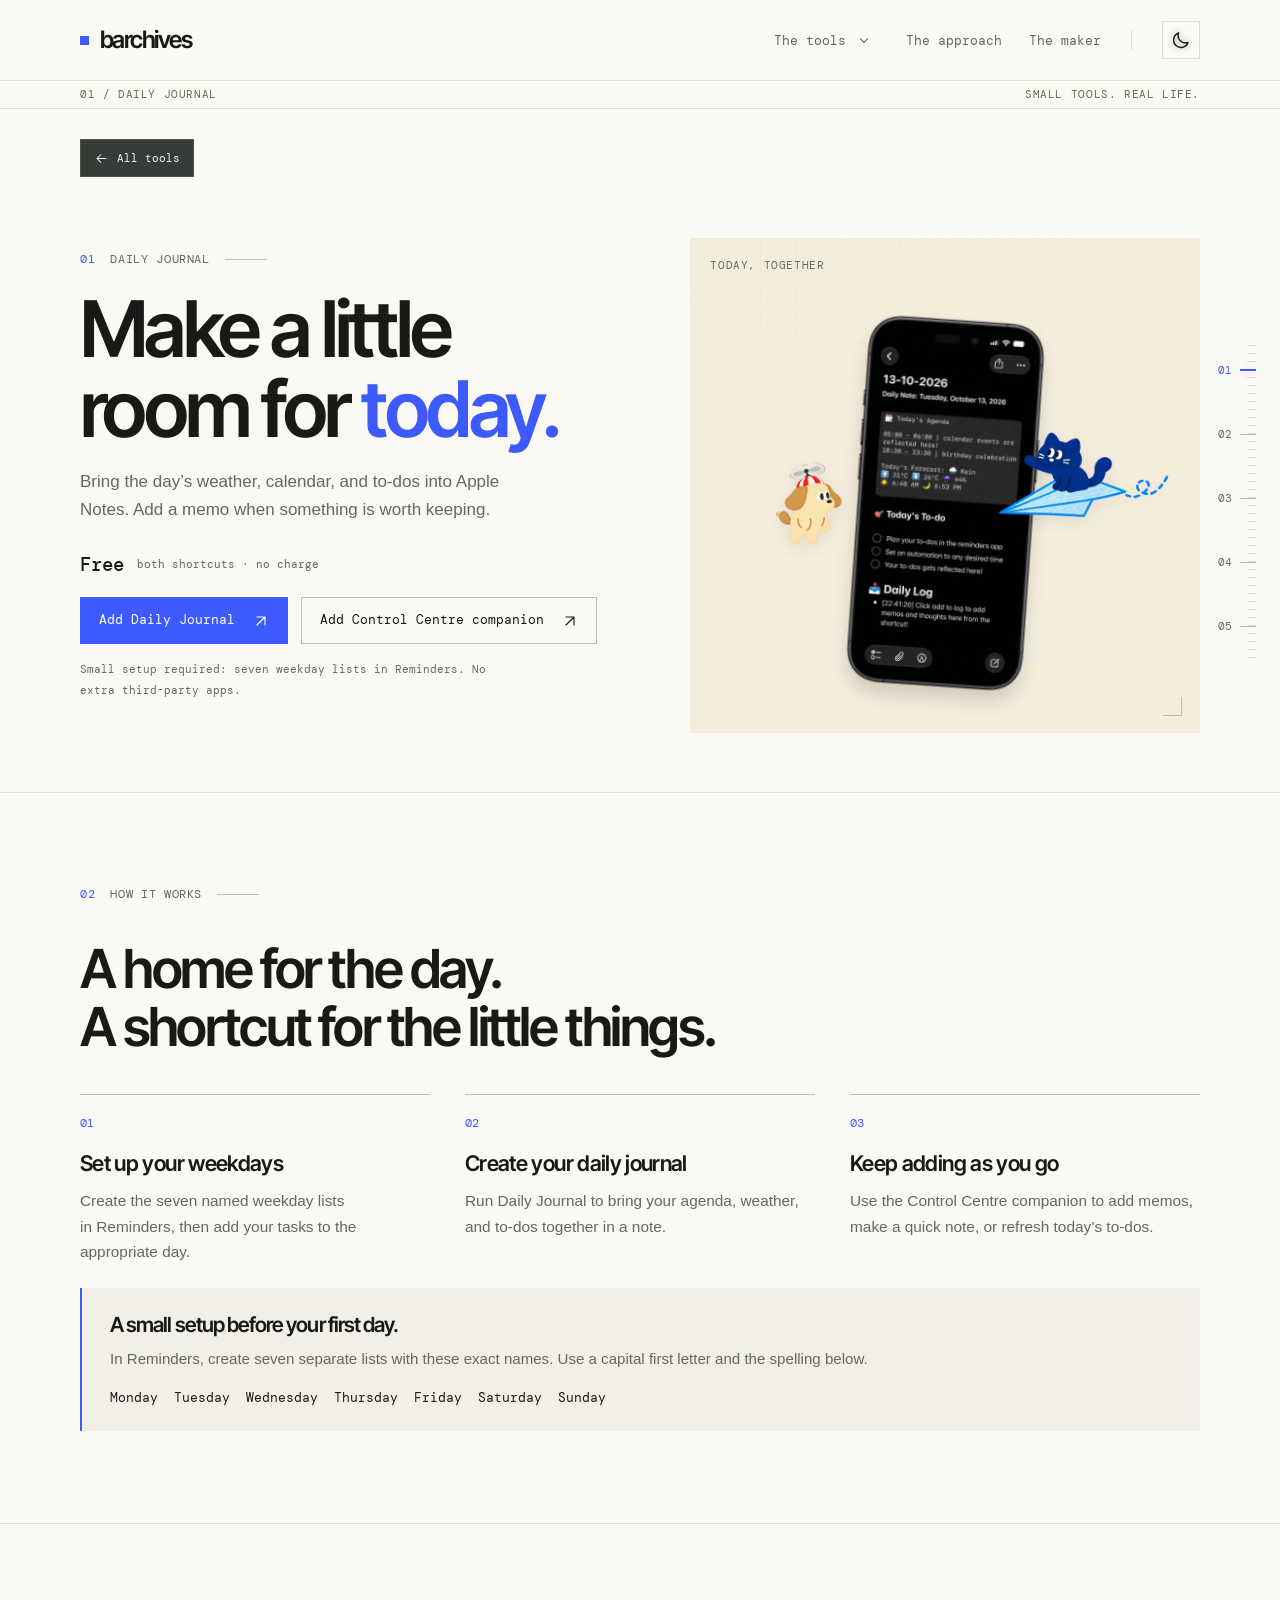
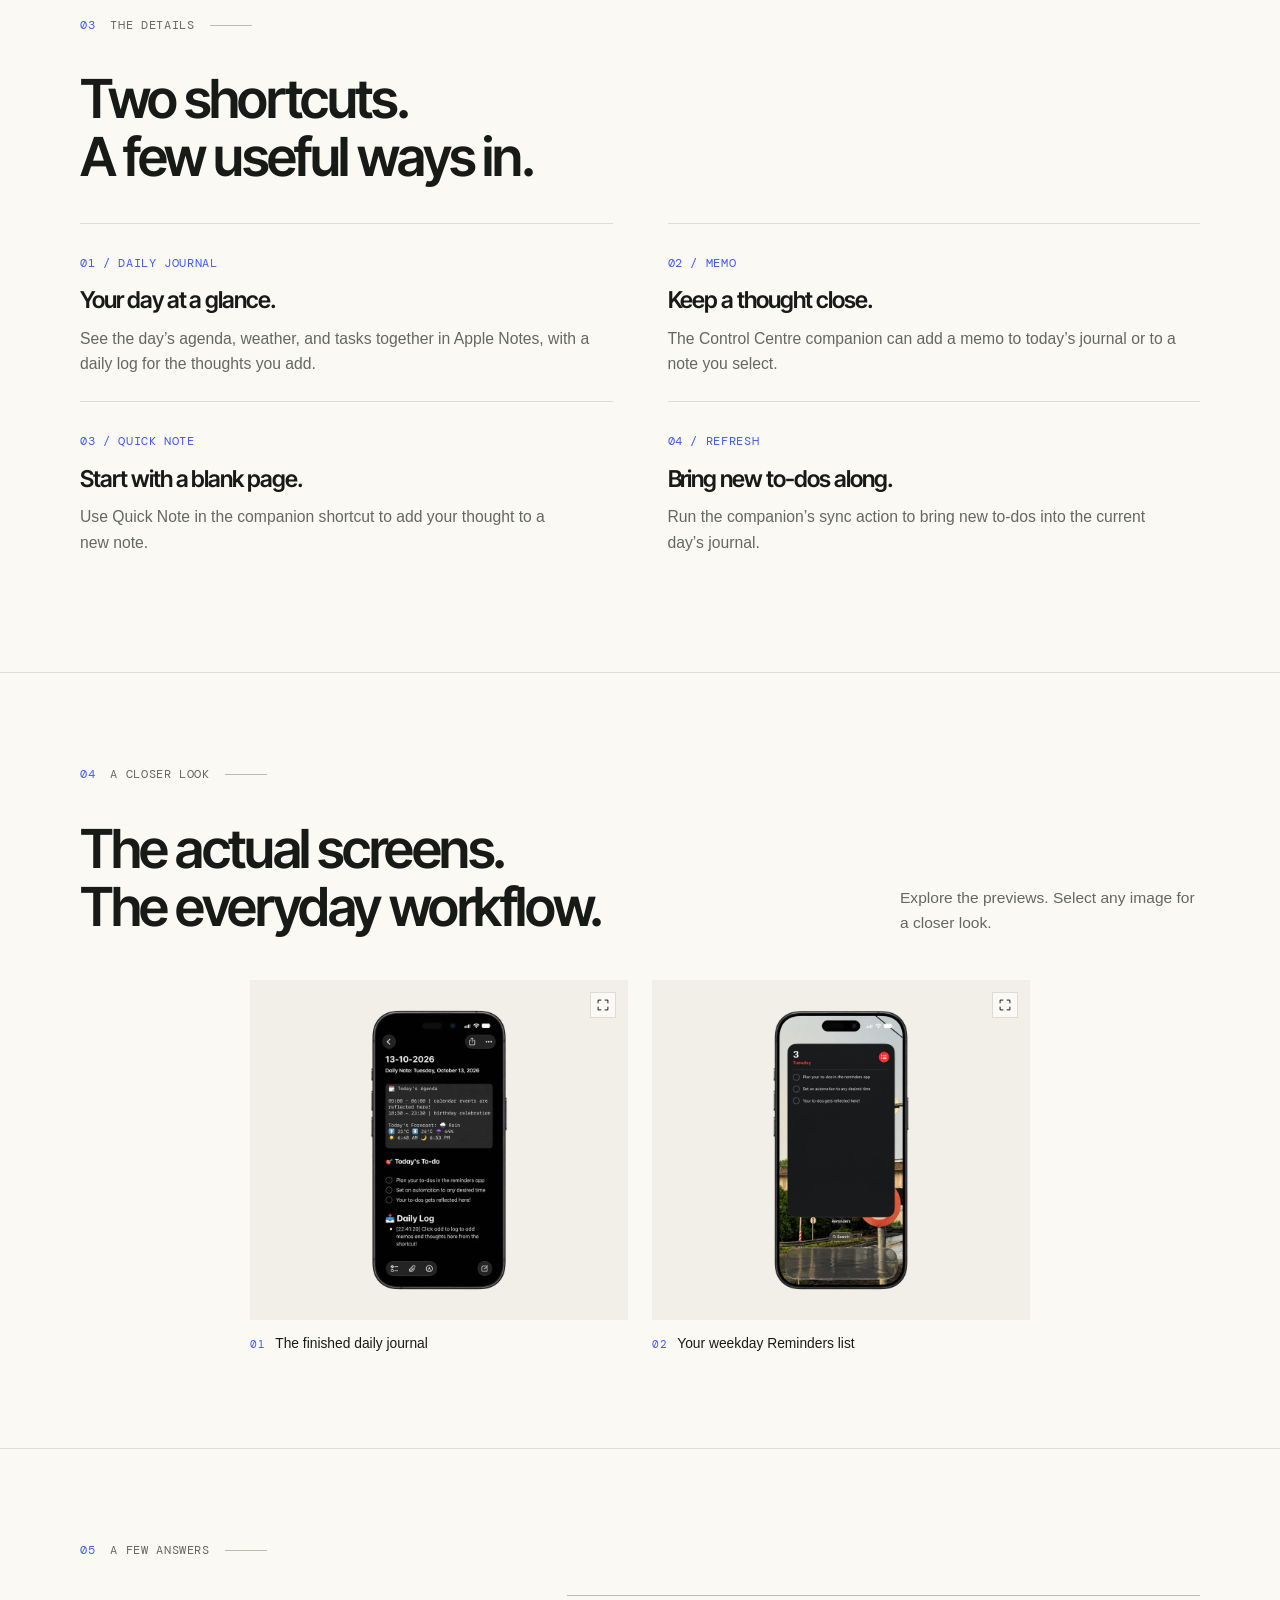
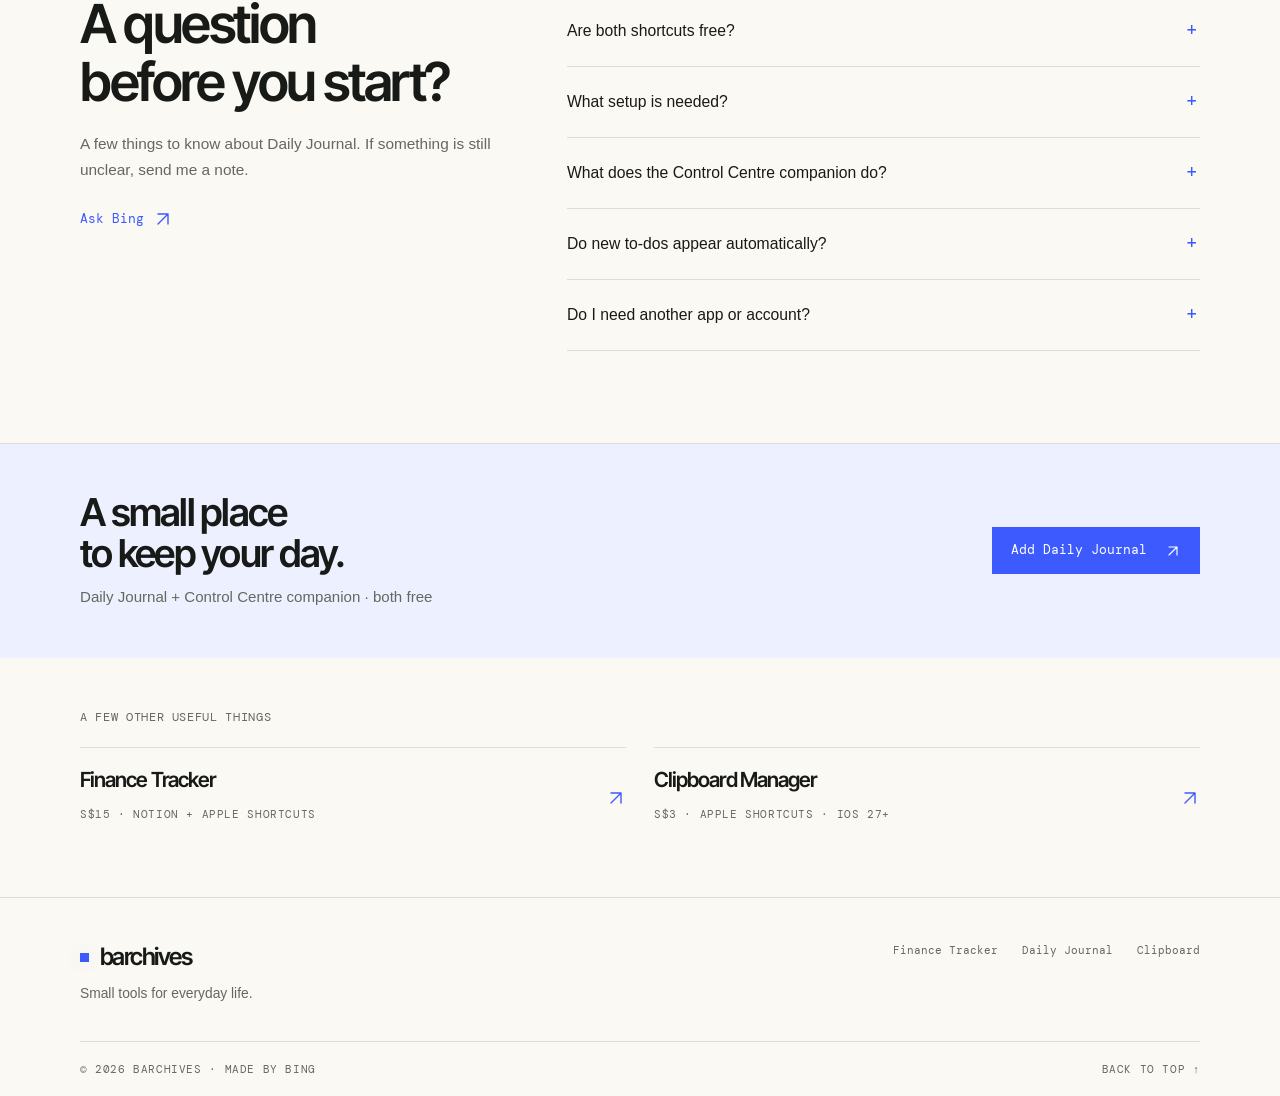
<file: journal/index.html>
<!doctype html>
<html lang="en" id="top"><head><meta charset="utf-8"><meta name="viewport" content="width=device-width, initial-scale=1"><meta name="color-scheme" content="light dark"><meta name="theme-color" content="#fbf9f3"><title>Daily Journal — barchives</title><meta name="description" content="Your weather, schedule, and to-dos, gathered in a daily note. With room for the thoughts in between."><meta property="og:title" content="Daily Journal — barchives"><meta property="og:description" content="Your weather, schedule, and to-dos, gathered in a daily note. With room for the thoughts in between."><meta property="og:type" content="website"><meta property="og:url" content="https://snoopyoopies-lgtm.github.io/barchives/journal/"><link rel="canonical" href="https://snoopyoopies-lgtm.github.io/barchives/journal/"><link rel="icon" href="../favicon.svg" type="image/svg+xml"><script>try{var t=localStorage.getItem('barchives-theme');document.documentElement.dataset.theme=t||(matchMedia('(prefers-color-scheme:dark)').matches?'dark':'light')}catch(e){}</script><link rel="preconnect" href="https://fonts.googleapis.com"><link rel="preconnect" href="https://fonts.gstatic.com" crossorigin><link rel="stylesheet" href="../style.css"><script src="../site-config.js" defer></script><script src="../site.js" defer></script></head><body>
<a class="skip-link" href="#main">Skip to content</a>
    <header class="site-header"><div class="container header-inner">
      <a class="brand" href="../" aria-label="barchives home"><span class="brand-dot" aria-hidden="true"></span>barchives</a>
      <div class="header-right"><nav class="nav" id="navigation" aria-label="Main navigation" data-navigation>
        <div class="nav-tools" data-tools-dropdown>
          <div class="nav-tools-heading"><a href="../#tools">The tools</a><button class="tools-toggle" type="button" aria-label="Show products" aria-controls="tools-products" aria-expanded="false" data-tools-toggle><svg viewBox="0 0 20 20" fill="none" stroke="currentColor" stroke-width="1.4" aria-hidden="true"><path d="m5 8 5 5 5-5"/></svg></button></div>
          <div class="tools-products" id="tools-products" data-tools-products hidden><a href="../finance/">Finance Tracker<span>S$15</span></a><a href="../journal/">Daily Journal<span>Free</span></a><a href="../clipboard/">Clipboard Manager<span>S$3</span></a></div>
        </div><a href="../#approach">The approach</a><a href="../#maker">The maker</a>
      </nav><span class="header-divider" aria-hidden="true"></span>
      <button class="theme-toggle" type="button" aria-label="Switch colour theme" aria-pressed="false" data-theme-toggle><svg class="icon-sun" viewBox="0 0 20 20" fill="none" stroke="currentColor" stroke-width="1.4" stroke-linecap="round" stroke-linejoin="round" aria-hidden="true"><circle cx="10" cy="10" r="3.5"/><path d="M10 1v2m0 14v2M1 10h2m14 0h2M3.6 3.6 5 5m10 10 1.4 1.4M3.6 16.4 5 15M15 5l1.4-1.4"/></svg><svg class="icon-moon" viewBox="0 0 20 20" fill="none" stroke="currentColor" stroke-width="1.4" stroke-linecap="round" stroke-linejoin="round" aria-hidden="true"><path d="M17 12.4A7.3 7.3 0 0 1 7.6 3a7.4 7.4 0 1 0 9.4 9.4Z"/></svg></button>
      <button class="menu-toggle" type="button" aria-label="Open navigation" aria-controls="navigation" aria-expanded="false" data-menu-toggle><svg class="" viewBox="0 0 20 20" fill="none" stroke="currentColor" stroke-width="1.4" stroke-linecap="round" stroke-linejoin="round" aria-hidden="true"><path d="M3 6h14M3 14h14"/></svg></button></div>
    </div><div class="section-state"><div class="container section-state-inner mono"><span data-current-section>01 / Introduction</span><span>Small tools. Real life.</span></div><div class="reading-progress" data-reading-progress aria-hidden="true"></div></div></header><nav class="section-ruler" aria-label="Page sections"><a class="ruler-link is-active" href="#overview" aria-label="01: Daily Journal"><span class="ruler-text">Daily Journal</span><span class="ruler-number">01</span></a><a class="ruler-link" href="#how-it-works" aria-label="02: How it works"><span class="ruler-text">How it works</span><span class="ruler-number">02</span></a><a class="ruler-link" href="#details" aria-label="03: The details"><span class="ruler-text">The details</span><span class="ruler-number">03</span></a><a class="ruler-link" href="#previews" aria-label="04: A closer look"><span class="ruler-text">A closer look</span><span class="ruler-number">04</span></a><a class="ruler-link" href="#questions" aria-label="05: A few answers"><span class="ruler-text">A few answers</span><span class="ruler-number">05</span></a></nav><main id="main">
    <section class="product-hero container" id="overview" data-section-number="01" data-section-name="Daily Journal">
      <a class="breadcrumb" href="../#tools"><svg class="" viewBox="0 0 20 20" fill="none" stroke="currentColor" stroke-width="1.4" stroke-linecap="round" stroke-linejoin="round" aria-hidden="true"><path d="M16 10H4m5-5-5 5 5 5"/></svg>All tools</a>
      <div class="hero-grid"><div class="hero-copy"><div class="section-label mono"><span class="number">01</span><span>Daily Journal</span></div><h1>Make a little<br>room for <em>today.</em></h1><p class="hero-description">Bring the day’s weather, calendar, and to-dos into Apple Notes. Add a memo when something is worth keeping.</p><div class="product-price">Free<span>both shortcuts · no charge</span></div><div class="hero-actions"><a class="btn btn-primary" href="https://www.icloud.com/shortcuts/c8f5d89048de4ce3a3114fc97bc054c8">Add Daily Journal<svg class="" viewBox="0 0 20 20" fill="none" stroke="currentColor" stroke-width="1.4" stroke-linecap="round" stroke-linejoin="round" aria-hidden="true"><path d="M5 15 15 5M5 5h10v10"/></svg></a><a class="btn" href="https://www.icloud.com/shortcuts/a4bd18f8312a447bb6acc8f4f77d92c4">Add Control Centre companion<svg class="" viewBox="0 0 20 20" fill="none" stroke="currentColor" stroke-width="1.4" stroke-linecap="round" stroke-linejoin="round" aria-hidden="true"><path d="M5 15 15 5M5 5h10v10"/></svg></a></div><p class="requirements-note">Small setup required: seven weekday lists in Reminders. No extra third-party apps.</p></div><div class="preview-stage stage-journal">
      <span class="stage-label mono">Today, together</span>
      <div class="preview-art"><img class="preview-screen" src="../assets/journal-note.webp" alt="A daily journal in Apple Notes showing the day’s agenda, weather forecast, to-dos, and daily log." width="900" height="1600" loading="eager" fetchpriority="high" decoding="async"></div>
      <img class="preview-mascot mascot-dog" src="../assets/dog-propeller.webp" alt="Cream dog wearing a red-and-white propeller hat." width="800" height="800" loading="eager" fetchpriority="high" decoding="async"><img class="preview-mascot mascot-cat" src="../assets/cat-plane.webp" alt="Blue cat riding a paper plane with one arm outstretched." width="800" height="800" loading="eager" fetchpriority="high" decoding="async">
      <span class="stage-corner" aria-hidden="true"></span>
    </div></div>
    </section>
    <section class="section" id="how-it-works" data-section-number="02" data-section-name="How it works"><div class="container"><div class="section-label mono"><span class="number">02</span><span>How it works</span></div><h2 class="reveal">A home for the day.<br>A shortcut for the little things.</h2><div class="steps"><div class="step reveal"><h3>Set up your weekdays</h3><p>Create the seven named weekday lists in Reminders, then add your tasks to the appropriate day.</p></div><div class="step reveal"><h3>Create your daily journal</h3><p>Run Daily Journal to bring your agenda, weather, and to-dos together in a note.</p></div><div class="step reveal"><h3>Keep adding as you go</h3><p>Use the Control Centre companion to add memos, make a quick note, or refresh today’s to-dos.</p></div></div><div class="setup-note" id="weekday-setup"><h3>A small setup before your first day.</h3><p>In Reminders, create seven separate lists with these exact names. Use a capital first letter and the spelling below.</p><ul class="weekday-list"><li>Monday</li><li>Tuesday</li><li>Wednesday</li><li>Thursday</li><li>Friday</li><li>Saturday</li><li>Sunday</li></ul></div></div></section>
    <section class="section" id="details" data-section-number="03" data-section-name="The details"><div class="container"><div class="section-label mono"><span class="number">03</span><span>The details</span></div><h2 class="reveal">Two shortcuts.<br>A few useful ways in.</h2><div class="feature-grid"><div class="feature-item"><span class="mono">01 / Daily Journal</span><h3>Your day at a glance.</h3><p>See the day’s agenda, weather, and tasks together in Apple Notes, with a daily log for the thoughts you add.</p></div><div class="feature-item"><span class="mono">02 / Memo</span><h3>Keep a thought close.</h3><p>The Control Centre companion can add a memo to today’s journal or to a note you select.</p></div><div class="feature-item"><span class="mono">03 / Quick note</span><h3>Start with a blank page.</h3><p>Use Quick Note in the companion shortcut to add your thought to a new note.</p></div><div class="feature-item"><span class="mono">04 / Refresh</span><h3>Bring new to-dos along.</h3><p>Run the companion’s sync action to bring new to-dos into the current day’s journal.</p></div></div></div></section>
    <section class="section" id="previews" data-section-number="04" data-section-name="A closer look"><div class="container"><div class="section-label mono"><span class="number">04</span><span>A closer look</span></div><div class="section-heading"><h2>The actual screens.<br>The everyday workflow.</h2><p>Explore the previews. Select any image for a closer look.</p></div><div class="gallery-grid two-up"><button class="gallery-item" type="button" data-gallery-image="../assets/journal-note.webp" data-gallery-alt="Apple Notes journal with weather, agenda, to-dos, and a timestamped daily log." data-gallery-caption="The finished daily journal" aria-label="Enlarge screenshot 1: The finished daily journal"><span class="gallery-image"><span class="gallery-canvas"><img class="" src="../assets/journal-note.webp" alt="Apple Notes journal with weather, agenda, to-dos, and a timestamped daily log." width="900" height="1600" loading="lazy" decoding="async"></span><span class="gallery-expand" aria-hidden="true"><svg class="" viewBox="0 0 20 20" fill="none" stroke="currentColor" stroke-width="1.4" stroke-linecap="round" stroke-linejoin="round" aria-hidden="true"><path d="M7 3H3v4m10-4h4v4M3 13v4h4m10-4v4h-4"/></svg></span></span><span class="gallery-caption"><span class="mono">01</span><span>The finished daily journal</span></span></button><button class="gallery-item" type="button" data-gallery-image="../assets/journal-reminders.webp" data-gallery-alt="A Tuesday Reminders list with example daily tasks." data-gallery-caption="Your weekday Reminders list" aria-label="Enlarge screenshot 2: Your weekday Reminders list"><span class="gallery-image"><span class="gallery-canvas"><img class="" src="../assets/journal-reminders.webp" alt="A Tuesday Reminders list with example daily tasks." width="900" height="1600" loading="lazy" decoding="async"></span><span class="gallery-expand" aria-hidden="true"><svg class="" viewBox="0 0 20 20" fill="none" stroke="currentColor" stroke-width="1.4" stroke-linecap="round" stroke-linejoin="round" aria-hidden="true"><path d="M7 3H3v4m10-4h4v4M3 13v4h4m10-4v4h-4"/></svg></span></span><span class="gallery-caption"><span class="mono">02</span><span>Your weekday Reminders list</span></span></button></div></div></section>
    <section class="section" id="questions" data-section-number="05" data-section-name="A few answers"><div class="container"><div class="section-label mono"><span class="number">05</span><span>A few answers</span></div><div class="faq-layout"><div class="faq-intro"><h2>A question<br>before you start?</h2><p>A few things to know about Daily Journal. If something is still unclear, send me a note.</p><a class="text-link" href="mailto:snoopyoopies@gmail.com">Ask Bing<svg class="" viewBox="0 0 20 20" fill="none" stroke="currentColor" stroke-width="1.4" stroke-linecap="round" stroke-linejoin="round" aria-hidden="true"><path d="M5 15 15 5M5 5h10v10"/></svg></a></div><div class="faq-list"><details><summary>Are both shortcuts free?</summary><p>Yes. Daily Journal and its Control Centre companion are both free to add.</p></details><details><summary>What setup is needed?</summary><p>Create seven separate lists in Apple Reminders, named exactly Monday, Tuesday, Wednesday, Thursday, Friday, Saturday, and Sunday. Use the capital first letter and spelling shown.</p></details><details><summary>What does the Control Centre companion do?</summary><p>It adds a memo to today’s journal, adds a memo to a selected note, creates a new quick note, or syncs new to-dos into today’s journal.</p></details><details><summary>Do new to-dos appear automatically?</summary><p>Use the Control Centre companion’s sync action to refresh the current day’s journal with new to-dos. This is an action you trigger.</p></details><details><summary>Do I need another app or account?</summary><p>The workflow uses Apple Shortcuts and built-in Apple apps, including Notes and Reminders. No extra third-party app is required.</p></details></div></div></div></section>
    <section class="closing"><div class="container closing-inner"><div><h2>A small place<br>to keep your day.</h2><p>Daily Journal + Control Centre companion · both free</p></div><div><a class="btn btn-primary" href="https://www.icloud.com/shortcuts/c8f5d89048de4ce3a3114fc97bc054c8">Add Daily Journal<svg class="" viewBox="0 0 20 20" fill="none" stroke="currentColor" stroke-width="1.4" stroke-linecap="round" stroke-linejoin="round" aria-hidden="true"><path d="M5 15 15 5M5 5h10v10"/></svg></a></div></div></section>
    <div class="container other-tools"><p class="mono">A few other useful things</p><div class="other-grid"><a class="other-tool" href="../finance/"><div><h3>Finance Tracker</h3><span class="mono">S$15 · Notion + Apple Shortcuts</span></div><svg class="" viewBox="0 0 20 20" fill="none" stroke="currentColor" stroke-width="1.4" stroke-linecap="round" stroke-linejoin="round" aria-hidden="true"><path d="M5 15 15 5M5 5h10v10"/></svg></a><a class="other-tool" href="../clipboard/"><div><h3>Clipboard Manager</h3><span class="mono">S$3 · Apple Shortcuts · iOS 27+</span></div><svg class="" viewBox="0 0 20 20" fill="none" stroke="currentColor" stroke-width="1.4" stroke-linecap="round" stroke-linejoin="round" aria-hidden="true"><path d="M5 15 15 5M5 5h10v10"/></svg></a></div></div></main><footer class="site-footer"><div class="container"><div class="footer-top"><div><a class="brand" href="../"><span class="brand-dot" aria-hidden="true"></span>barchives</a><p>Small tools for everyday life.</p></div><nav class="footer-links" aria-label="Footer navigation"><a href="../finance/">Finance Tracker</a><a href="../journal/">Daily Journal</a><a href="../clipboard/">Clipboard</a></nav></div><div class="footer-bottom mono"><span>© <span data-year>2026</span> barchives · Made by Bing</span><a href="#top">Back to top ↑</a></div></div></footer><dialog class="lightbox" aria-label="Product screenshot viewer" data-lightbox><div class="lightbox-top"><span class="mono" data-lightbox-count></span><button class="icon-button" type="button" aria-label="Close screenshot" data-lightbox-close><svg class="" viewBox="0 0 20 20" fill="none" stroke="currentColor" stroke-width="1.4" stroke-linecap="round" stroke-linejoin="round" aria-hidden="true"><path d="m5 5 10 10M15 5 5 15"/></svg></button></div><div class="lightbox-image-area"><img alt="" data-lightbox-image></div><div class="lightbox-bottom"><p class="lightbox-caption" aria-live="polite" data-lightbox-caption></p><div class="lightbox-nav"><button class="icon-button" type="button" aria-label="Previous screenshot" data-lightbox-previous><svg class="" viewBox="0 0 20 20" fill="none" stroke="currentColor" stroke-width="1.4" stroke-linecap="round" stroke-linejoin="round" aria-hidden="true"><path d="M16 10H4m5-5-5 5 5 5"/></svg></button><button class="icon-button" type="button" aria-label="Next screenshot" data-lightbox-next><svg class="" viewBox="0 0 20 20" fill="none" stroke="currentColor" stroke-width="1.4" stroke-linecap="round" stroke-linejoin="round" aria-hidden="true"><path d="M4 10h12m-5-5 5 5-5 5"/></svg></button></div></div></dialog>
</body></html>
</file>
<file: style.css>
@import url('https://fonts.googleapis.com/css2?family=DM+Mono:wght@400;500&family=Inter+Tight:wght@400;500;600;700;800&display=swap');

:root {
  color-scheme: light;
  --bg: #fbf9f3;
  --surface: #fffdf8;
  --surface-alt: #f1efe7;
  --ink: #181a18;
  --muted: #64685f;
  --line: #dcded3;
  --line-strong: #b9beb1;
  --blue: #3d5afe;
  --blue-hover: #2c46da;
  --on-blue: #fff;
  --blue-soft: #edf0ff;
  --finance-preview: #f1f2ee;
  --warm-soft: #f5eddc;
  --green-soft: #e9eee5;
  --header: rgba(251,249,243,.94);
  --glow: rgba(61,90,254,.10);
  --shadow: 0 18px 36px rgba(31,37,26,.09);
  --sans: -apple-system, BlinkMacSystemFont, 'SF Pro Text', 'Segoe UI', sans-serif;
  --display: 'Inter Tight', var(--sans);
  --mono: 'DM Mono', ui-monospace, monospace;
}
[data-theme='dark'] {
  color-scheme: dark;
  --bg: #171a18;
  --surface: #202620;
  --surface-alt: #262d27;
  --ink: #f6f8f1;
  --muted: #b1b9ae;
  --line: #394438;
  --line-strong: #60705c;
  --blue: #98aaff;
  --blue-hover: #b1beff;
  --on-blue: #151b33;
  --blue-soft: #242d44;
  --finance-preview: #292e2b;
  --warm-soft: #302d23;
  --green-soft: #263329;
  --header: rgba(23,26,24,.94);
  --glow: rgba(120,144,255,.15);
  --shadow: 0 18px 45px rgba(0,0,0,.28);
}
* { box-sizing: border-box; }
html { scroll-behavior: smooth; scroll-padding-top: 110px; }
body { margin: 0; background: var(--bg); color: var(--ink); font: 17px/1.65 var(--sans); -webkit-font-smoothing: antialiased; }
body.dialog-open { overflow: hidden; }
::selection { background: var(--blue); color: var(--on-blue); }
a { color: inherit; text-decoration: none; }
button { font: inherit; }
button, a, summary { -webkit-tap-highlight-color: transparent; }
button:not(:disabled), summary { cursor: pointer; }
button:disabled { cursor: not-allowed; }
:focus-visible { outline: 2px solid var(--blue); outline-offset: 6px; }
img { display: block; max-width: 100%; height: auto; }
svg { display: inline-block; width: 20px; height: 20px; flex-shrink: 0; vertical-align: middle; }
h1,h2,h3,h4,p { margin: 0; }
h1,h2,h3,h4 { font-family: var(--display); font-weight: 600; letter-spacing: -.045em; }
h1 { font-size: clamp(3.15rem, 6.3vw, 5.4rem); line-height: 1.02; }
h2 { font-size: clamp(2.2rem, 4.2vw, 3.75rem); line-height: 1.08; }
h3 { font-size: clamp(1.5rem, 2.4vw, 2rem); line-height: 1.18; }
p { text-wrap: pretty; }
.container { width: min(1120px, calc(100% - 96px)); margin-inline: auto; }
.mono { font-family: var(--mono); font-size: 0.7425rem; letter-spacing: .055em; text-transform: uppercase; }
.muted { color: var(--muted); }
.accent { color: var(--blue); }
.section { padding-block: 92px; border-top: 1px solid var(--line); }
.section-label { display: flex; gap: 15px; align-items: center; color: var(--muted); margin-bottom: 35px; }
.section-label .number { color: var(--blue); }
.section-label::after { content: ''; width: 42px; height: 1px; background: var(--line-strong); }
.skip-link { position: fixed; top: -90px; left: 16px; z-index: 50; padding: 12px 18px; background: var(--ink); color: var(--bg); }
.skip-link:focus { top: 12px; }
.site-header { position: sticky; top: 0; z-index: 20; border-bottom: 1px solid var(--line); background: var(--header); backdrop-filter: blur(18px); }
.header-inner { min-height: 80px; display: flex; align-items: center; justify-content: space-between; gap: 30px; }
.brand { display: inline-flex; align-items: center; gap: 11px; font: 600 1.5rem/1 var(--display); letter-spacing: -.065em; }
.brand-dot { width: 9px; height: 9px; background: var(--blue); box-shadow: 0 0 18px var(--glow); }
.header-right { display: flex; align-items: center; gap: 30px; }
/* Keep the dropdown above the section indicator so it cannot intercept hover. */
.nav { display: flex; align-items: center; gap: 27px; position: relative; z-index: 4; }
.nav a { color: var(--muted); font: 0.7925rem var(--mono); transition: color .2s; }
.nav a:hover { color: var(--blue); }
.nav-tools { position: relative; }
.nav-tools-heading { display: flex; align-items: center; }
.tools-toggle { display: grid; place-items: center; width: 30px; height: 44px; margin-left: 3px; padding: 0; color: var(--muted); background: transparent; border: 0; }
.tools-toggle svg { width: 16px; height: 16px; transition: transform .2s; }
.tools-toggle[aria-expanded='true'] svg { transform: rotate(180deg); }
.tools-toggle:is(:hover,:focus-visible) { color: var(--blue); }
.tools-products { position: absolute; z-index: 1; top: calc(100% - 1px); left: -16px; width: 275px; padding: 8px; background: var(--surface); border: 1px solid var(--line-strong); box-shadow: var(--shadow); }
.tools-products::before { content: ''; position: absolute; top: -10px; left: 0; right: 0; height: 10px; }
.tools-products[hidden] { display: none; }
.nav .tools-products a { display: flex; justify-content: space-between; align-items: center; gap: 18px; min-height: 44px; padding: 12px; color: var(--ink); }
.tools-products a span { font-size: .7rem; color: var(--muted); }
.nav .tools-products a:is(:hover,:focus-visible) { color: var(--blue); background: var(--blue-soft); }
.header-divider { width: 1px; height: 20px; background: var(--line); }
.theme-toggle,.menu-toggle { display: grid; place-items: center; background: transparent; color: var(--ink); border: 1px solid var(--line); width: 38px; height: 38px; transition: border-color .2s, color .2s; }
.theme-toggle:hover,.menu-toggle:hover { color: var(--blue); border-color: var(--blue); }
.theme-toggle .icon-sun { display: none; }
.theme-toggle .icon-moon { display: block; color: #181a18; filter: drop-shadow(0 0 3px rgba(0,0,0,.34)); }
.theme-toggle:is(:hover,:focus-visible) { color: #181a18; border-color: #74766f; box-shadow: 0 0 10px rgba(0,0,0,.08); }
.theme-toggle:is(:hover,:focus-visible) .icon-moon { filter: drop-shadow(0 0 4px rgba(0,0,0,.38)); }
[data-theme='dark'] .theme-toggle .icon-moon { display: none; }
[data-theme='dark'] .theme-toggle .icon-sun { display: block; color: #ffda69; filter: drop-shadow(0 0 4px rgba(255,209,74,.7)); }
[data-theme='dark'] .theme-toggle:is(:hover,:focus-visible) { color: #ffda69; border-color: #b59b49; box-shadow: 0 0 14px rgba(255,209,74,.12); }
[data-theme='dark'] .theme-toggle:is(:hover,:focus-visible) .icon-sun { filter: drop-shadow(0 0 5px rgba(255,209,74,.75)); }
.menu-toggle { display: none; }
.section-state { border-top: 1px solid var(--line); position: relative; z-index: 0; pointer-events: none; }
.section-state-inner { display: flex; justify-content: space-between; align-items: center; height: 27px; font-size: 0.6875rem; color: var(--muted); }
.reading-progress { height: 1px; position: absolute; bottom: -1px; left: 0; background: var(--blue); width: 0; transition: width .12s linear; }
.section-ruler { position: fixed; right: 24px; top: 50%; transform: translateY(-35%); z-index: 15; display: flex; flex-direction: column; width: 38px; background: repeating-linear-gradient(to bottom, transparent 0, transparent 7px, var(--line) 7px, var(--line) 8px) right top/9px 100% no-repeat; }
.ruler-link { min-height: 64px; display: flex; justify-content: flex-end; align-items: center; gap: 8px; color: var(--muted); position: relative; }
.ruler-link::after { content: ''; width: 19px; height: 1px; background: var(--line-strong); transition: width .2s, background .2s; }
.ruler-link .ruler-number { font: 0.6875rem var(--mono); background: var(--bg); padding: 4px 0; }
.ruler-link .ruler-text { position: absolute; right: 43px; white-space: nowrap; padding: 3px 7px; font: 0.7025rem var(--mono); color: var(--ink); background: var(--bg); opacity: 0; transform: translateX(4px); transition: opacity .2s, transform .2s; pointer-events: none; }
.ruler-link:hover .ruler-text,.ruler-link:focus-visible .ruler-text { opacity: 1; transform: none; }
.ruler-link.is-active { color: var(--blue); }
.ruler-link.is-active::after { width: 25px; height: 2px; background: var(--blue); box-shadow: 0 0 12px var(--glow); }
.hero { padding-top: 68px; padding-bottom: 48px; }
.hero .section-label { margin-bottom: 28px; }
.hero-grid { display: grid; grid-template-columns: 1.08fr 1fr; align-items: center; gap: 30px; }
.hero-copy { max-width: 570px; }
.hero-copy h1 em { color: var(--blue); font-style: normal; }
.hero-description { max-width: 440px; color: var(--muted); margin-top: 25px; font-size: 1.0625rem; }
.hero-actions { display: flex; flex-wrap: wrap; gap: 13px; margin-top: 30px; align-items: center; }
.btn { min-height: 47px; padding: 12px 18px; display: inline-flex; gap: 18px; justify-content: center; align-items: center; border: 1px solid var(--line-strong); background: transparent; color: var(--ink); font: 0.7825rem/1.4 var(--mono); transition: background .2s, border-color .2s, color .2s, transform .2s, box-shadow .2s; text-align: center; }
.btn svg { width: 16px; height: 16px; transition: transform .2s; }
.btn:hover { border-color: var(--blue); color: var(--blue); }
.btn:hover svg { transform: translate(2px,-2px); }
.btn-primary { background: var(--blue); border-color: var(--blue); color: var(--on-blue); }
.btn-primary:hover { background: var(--blue-hover); border-color: var(--blue-hover); color: var(--on-blue); }
[data-theme='dark'] #hello .btn-primary { box-shadow: 0 0 18px rgba(120,144,255,.2), 0 4px 12px rgba(120,144,255,.08); }
[data-theme='dark'] #hello .btn-primary:hover,
[data-theme='dark'] #hello .btn-primary:focus-visible { box-shadow: 0 0 18px rgba(120,144,255,.22), 0 3px 10px rgba(120,144,255,.09); }
.btn[aria-disabled='true'],.btn:disabled { background: var(--surface-alt); border-color: var(--line); color: var(--muted); cursor: not-allowed; }
.text-link { font: 0.7825rem var(--mono); color: var(--muted); padding: 12px 0; display: inline-flex; align-items: center; gap: 9px; }
.text-link:hover { color: var(--blue); }
.hero-art { position: relative; display: flex; align-items: center; justify-content: center; min-height: 340px; isolation: isolate; }
.hero-art::before { content: ''; position: absolute; width: 94%; height: 80%; z-index: -1; background: radial-gradient(ellipse, var(--glow), transparent 67%); }
.hero-art img { width: 100%; transform: rotate(-2deg); }
.art-note { position: absolute; right: 8%; bottom: 13px; display: flex; gap: 10px; align-items: center; color: var(--muted); font-size: 0.6875rem; }
.art-note::before { content: '+'; color: var(--blue); font-size: 1.2rem; }
.hero-bottom { display: flex; justify-content: space-between; align-items: center; gap: 20px; margin-top: 50px; padding-top: 20px; border-top: 1px solid var(--line); color: var(--muted); }
.hero-bottom .scroll-hint { display: inline-flex; align-items: center; gap: 10px; }
.hero-bottom svg { width: 15px; height: 15px; color: var(--blue); }
.section-heading { display: flex; justify-content: space-between; gap: 40px; align-items: flex-end; margin-bottom: 44px; }
.section-heading p { max-width: 300px; font-size: 0.9725rem; color: var(--muted); }
.product-row { display: grid; grid-template-columns: .9fr 1fr; align-items: center; gap: 65px; padding: 40px 0; border-top: 1px solid var(--line); position: relative; }
.product-row::after { content: ''; position: absolute; bottom: -1px; left: 0; right: 0; height: 3px; background: var(--blue); transform: scaleX(0); transform-origin: left; transition: transform .5s cubic-bezier(.2,.7,.2,1); }
.product-row:hover::after,.product-row:focus-visible::after { transform: scaleX(1); }
.product-row:last-child { border-bottom: 1px solid var(--line); }
.product-index { display: flex; align-items: center; gap: 10px; font-size: 0.7125rem; color: var(--muted); margin-bottom: 23px; }
.product-index span:first-child { color: var(--muted); }
.product-title-line { display: flex; flex-wrap: wrap; gap: 15px; align-items: center; margin-bottom: 15px; }
.product-title-line h3 { font-size: clamp(1.8rem,3vw,2.65rem); }
.price-tag { font: 0.7425rem var(--mono); padding: 5px 9px; border: 1px solid var(--line-strong); white-space: nowrap; }
.product-copy>p { max-width: 375px; color: var(--muted); font-size: 1.0025rem; }
.product-features { list-style: none; margin: 20px 0 27px; padding: 0; display: flex; flex-wrap: wrap; gap: 6px 15px; color: var(--muted); font: 0.7025rem/1.8 var(--mono); }
.product-features li::before { content: '+'; margin-right: 6px; color: var(--blue); }
.explore { display: inline-flex; align-items: center; justify-content: space-between; gap: 26px; padding: 12px 15px; border: 1px solid var(--line-strong); font: 0.7525rem var(--mono); transition: background .2s,color .2s,border-color .2s,box-shadow .2s; }
.explore svg { width: 17px; height: 17px; }
.product-row:hover .explore,.product-row:focus-visible .explore { background: var(--blue); border-color: var(--blue); color: var(--on-blue); }
[data-theme='dark'] .product-row:hover .explore,
[data-theme='dark'] .product-row:focus-visible .explore { box-shadow: 0 0 14px rgba(120,144,255,.16), 0 3px 8px rgba(120,144,255,.06); }
.preview-stage { background: var(--blue-soft); position: relative; height: 410px; display: grid; grid-template-rows: auto minmax(0,1fr); gap: 22px; padding-block: 18px 24px; overflow: visible; margin-left: 25px; }
.preview-art { min-height: 0; min-width: 0; height: 100%; display: flex; align-items: center; justify-content: center; }
.preview-stage::before { content: ''; position: absolute; inset: 0; background-image: linear-gradient(var(--line) 1px, transparent 1px),linear-gradient(90deg,var(--line) 1px,transparent 1px); background-size: 35px 35px; opacity: .3; mask-image: linear-gradient(150deg,black,transparent 80%); pointer-events: none; }
.stage-finance { background: var(--finance-preview); }
.stage-journal { background: var(--warm-soft); }
.stage-clipboard { background: var(--green-soft); }
.preview-screen { max-height: 310px; width: auto; max-width: 68%; transform: rotate(4deg); filter: drop-shadow(0 12px 9px rgba(0,0,0,.14)); transition: transform .45s cubic-bezier(.2,.7,.2,1); position: relative; z-index: 1; }
.product-row:nth-of-type(even) .preview-screen { transform: rotate(-4deg); }
.stage-label { position: relative; margin-inline: 20px; color: var(--muted); font-size: 0.6875rem; }
.stage-corner { position: absolute; bottom: 17px; right: 18px; width: 19px; height: 19px; border-bottom: 1px solid var(--line-strong); border-right: 1px solid var(--line-strong); }
.product-row:hover .preview-screen { transform: translateY(-5px) rotate(0); }
.values { display: grid; grid-template-columns: repeat(3,minmax(0,1fr)); gap: 38px; margin-top: 48px; }
.value { padding-top: 22px; border-top: 1px solid var(--line-strong); }
.value .mono { color: var(--blue); margin-bottom: 23px; }
.value h3 { font-size: 1.4rem; letter-spacing: -.025em; margin-bottom: 12px; }
.value p { color: var(--muted); font-size: 0.9625rem; }
.maker { display: grid; grid-template-columns: .6fr 1fr; gap: 80px; align-items: center; }
.maker-art { width: 245px; max-width: 100%; padding: 17px 15px 0; background: transparent; border: 0; margin-inline: auto; position: relative; }
.maker-art img { width: 100%; }
.maker-art .mono { display: block; margin-bottom: 18px; font-size: 0.6875rem; color: var(--muted); }
.maker-copy h2 { max-width: 570px; }
.maker-copy>p { margin-top: 22px; color: var(--muted); max-width: 520px; font-size: 1.0225rem; }
.maker-copy .text-link { color: var(--blue); margin-top: 17px; }
.contact-strip { display: flex; justify-content: space-between; align-items: center; flex-wrap: wrap; gap: 20px; padding: 28px 0; border-top: 1px solid var(--line); }
.contact-strip p { color: var(--muted); font-size: 0.9125rem; }
.site-footer { border-top: 1px solid var(--line); padding-top: 45px; }
.footer-top { display: flex; justify-content: space-between; gap: 25px; flex-wrap: wrap; }
.footer-top p { margin-top: 12px; font-size: 0.8625rem; color: var(--muted); }
.footer-links { display: flex; gap: 14px 24px; flex-wrap: wrap; align-items: flex-start; max-width: 500px; }
.footer-links a { font: 0.7125rem var(--mono); color: var(--muted); }
.footer-links a:hover { color: var(--blue); }
.footer-bottom { border-top: 1px solid var(--line); margin-top: 35px; padding-block: 18px; display: flex; flex-wrap: wrap; justify-content: space-between; gap: 14px; color: var(--muted); font-size: 0.6875rem; }
.footer-bottom a:hover { color: var(--blue); }
.product-hero { padding-top: 30px; padding-bottom: 54px; }
.breadcrumb { display: inline-flex; gap: 8px; align-items: center; min-height: 38px; padding: 10px 13px; background: #373c38; border: 1px solid #4b534c; color: #f6f8f1; font: 0.7125rem var(--mono); margin-bottom: 36px; transition: background .2s,border-color .2s; }
.breadcrumb svg { width: 15px; height: 15px; }
.breadcrumb:hover { background: #454c46; border-color: var(--blue); }
.product-hero .hero-grid { gap: 60px; grid-template-columns: 1.08fr 1fr; }
.product-hero h1 { font-size: clamp(3.2rem,6.1vw,5.1rem); }
.product-hero .section-label { margin-bottom: 20px; }
.product-hero .hero-description { margin-top: 20px; }
.product-hero .preview-stage { height: 495px; margin: 25px 0 5px 25px; }
.product-hero .preview-screen { max-height: 390px; }
.product-price { font: 500 1.2rem var(--mono); margin-top: 28px; display: flex; flex-wrap: wrap; align-items: center; gap: 13px; }
.product-price span { font-size: 0.7125rem; color: var(--muted); font-weight: 400; }
.product-hero .hero-actions { margin-top: 20px; }
.requirements-note { margin-top: 16px; color: var(--muted); font: 0.7125rem/1.8 var(--mono); max-width: 440px; }
.requirements-note a { text-decoration: underline; text-underline-offset: 3px; }
.requirements-note a:hover { color: var(--blue); }
.steps { display: grid; grid-template-columns: repeat(3,minmax(0,1fr)); gap: 35px; margin-top: 38px; counter-reset: steps; }
.step { border-top: 1px solid var(--line-strong); padding-top: 20px; }
.step::before { counter-increment: steps; content: '0' counter(steps); color: var(--blue); font: 0.7625rem var(--mono); display: block; margin-bottom: 20px; }
.step h3 { font-size: 1.35rem; letter-spacing: -.03em; margin-bottom: 12px; }
.step p { color: var(--muted); font-size: 0.9625rem; }
.feature-grid { display: grid; grid-template-columns: repeat(2,minmax(0,1fr)); gap: 0 55px; margin-top: 36px; }
.feature-item { border-top: 1px solid var(--line); padding: 24px 0; }
.feature-item h3 { font-size: 1.45rem; margin-bottom: 11px; }
.feature-item p { color: var(--muted); font-size: 0.9825rem; }
.feature-item .mono { display: inline-block; color: var(--blue); margin-bottom: 14px; }
.setup-note { padding: 25px 28px; border-left: 2px solid var(--blue); background: var(--surface-alt); margin-top: 24px; }
.setup-note h3 { font-size: 1.3rem; margin-bottom: 9px; }
.setup-note p { color: var(--muted); font-size: 0.9425rem; }
.weekday-list { display: flex; flex-wrap: wrap; gap: 8px 16px; list-style: none; padding: 0; margin: 18px 0 0; font: 0.7825rem var(--mono); }
.gallery-grid { display: grid; grid-template-columns: repeat(3,minmax(0,1fr)); align-items: start; gap: 30px 24px; margin-top: 35px; }
.gallery-grid.two-up { grid-template-columns: repeat(2,minmax(0,1fr)); max-width: 780px; margin-inline: auto; }
.gallery-grid.one-up { grid-template-columns: minmax(0,1fr); max-width: 430px; margin-inline: auto; }
.gallery-item { display: flex; flex-direction: column; align-items: stretch; justify-content: flex-start; appearance: none; border: 0; padding: 0; background: transparent; text-align: left; color: var(--ink); min-width: 0; }
.gallery-image { flex: none; width: 100%; background: var(--surface-alt); padding: 22px 12px; height: 340px; display: flex; align-items: center; justify-content: center; position: relative; }
.gallery-canvas { flex: 0 1 auto; height: 100%; aspect-ratio: 9 / 16; max-width: 100%; overflow: hidden; display: flex; align-items: center; justify-content: center; }
.gallery-item img { flex: none; height: 100%; width: auto; max-width: none; max-height: none; object-fit: contain; transition: transform .25s; }
/* Square source canvases have wider transparent sides; fit their phones to the same height. */
.gallery-item img.gallery-square { height: 95.6%; }
.gallery-image.has-white { background: #fff; }
.gallery-item:hover img { transform: translateY(-3px); }
.gallery-expand { position: absolute; right: 12px; top: 12px; display: grid; place-items: center; width: 26px; height: 26px; background: var(--bg); color: var(--ink); border: 1px solid var(--line); }
.gallery-expand svg { width: 14px; height: 14px; }
.gallery-caption { display: flex; align-items: baseline; gap: 10px; margin-top: 13px; font-size: 0.8625rem; }
.gallery-caption .mono { color: var(--blue); font-size: 0.6875rem; }
.faq-layout { display: grid; grid-template-columns: .8fr 1.2fr; gap: 65px; }
.faq-intro p { color: var(--muted); margin-top: 20px; font-size: 0.9625rem; }
.faq-intro .text-link { color: var(--blue); margin-top: 15px; }
.faq-list { border-top: 1px solid var(--line-strong); }
.faq-list details { border-bottom: 1px solid var(--line); }
.faq-list summary { list-style: none; padding: 22px 36px 22px 0; font-size: 0.9825rem; position: relative; }
.faq-list summary::-webkit-details-marker { display: none; }
.faq-list summary::after { content: '+'; position: absolute; right: 3px; color: var(--blue); font: 1.1625rem var(--mono); }
.faq-list details[open] summary::after { content: '−'; }
.faq-list details p { color: var(--muted); font-size: 0.9325rem; padding: 0 20px 23px 0; }
.faq-list details a { text-decoration: underline; text-underline-offset: 3px; }
.closing { border-top: 1px solid var(--line); background: var(--blue-soft); padding-block: 48px; }
.closing-inner { display: flex; justify-content: space-between; gap: 30px; align-items: center; }
.closing h2 { font-size: clamp(1.8rem,3vw,2.6rem); }
.closing p { color: var(--muted); margin-top: 10px; font-size: 0.9425rem; }
.other-tools { padding-block: 50px; }
.other-tools>.mono { color: var(--muted); margin-bottom: 20px; }
.other-grid { display: grid; grid-template-columns: repeat(2,minmax(0,1fr)); gap: 28px; }
.other-tool { display: flex; gap: 15px; align-items: center; justify-content: space-between; padding: 20px 0; border-top: 1px solid var(--line); }
.other-tool h3 { font-size: 1.3rem; margin-bottom: 6px; }
.other-tool .mono { color: var(--muted); font-size: 0.6875rem; }
.other-tool svg { color: var(--blue); }
.other-tool:hover h3 { color: var(--blue); }
.lightbox { max-width: min(1050px, calc(100vw - 36px)); width: 100%; max-height: calc(100dvh - 36px); padding: 0; background: var(--bg); color: var(--ink); border: 1px solid var(--line-strong); box-shadow: var(--shadow); }
.lightbox::backdrop { background: rgba(0,0,0,.78); backdrop-filter: blur(6px); }
.lightbox-top { display: flex; align-items: center; justify-content: space-between; gap: 15px; padding: 12px 18px; border-bottom: 1px solid var(--line); }
.lightbox-top .mono { color: var(--muted); }
.icon-button { display: grid; place-items: center; border: 1px solid var(--line); background: var(--surface); color: var(--ink); width: 38px; height: 38px; }
.icon-button:hover { border-color: var(--blue); color: var(--blue); }
.lightbox-image-area { display: flex; align-items: center; justify-content: center; padding: 20px; min-height: 150px; }
.lightbox-image-area img { max-height: calc(100dvh - 200px); max-width: 100%; width: auto; object-fit: contain; }
.lightbox-bottom { border-top: 1px solid var(--line); display: flex; justify-content: space-between; align-items: center; gap: 20px; padding: 12px 18px; }
.lightbox-caption { font-size: 0.8825rem; }
.lightbox-nav { display: flex; gap: 8px; }
.lightbox [hidden] { display: none; }
.reveal { transition: opacity .65s, transform .65s; }
.has-js .reveal:not(.visible) { opacity: 0; transform: translateY(15px); }
@media (min-width: 1500px) { .section-ruler { right: max(35px, calc((100vw - 1370px)/2)); } }
@media (max-width: 1250px) { .section-ruler { display: none; } }
@media (max-width: 950px) {
  .container { width: calc(100% - 64px); }
  .hero-grid { gap: 20px; }
  .hero-art { min-height: 270px; }
  .hero-art img { width: 110%; max-width: 110%; }
  .art-note { right: 0; }
  .product-row { gap: 30px; }
  .preview-stage { margin-left: 12px; height: 380px; }
  .preview-screen { max-height: 280px; }
  .maker { gap: 40px; grid-template-columns: .7fr 1fr; }
  .values,.steps { gap: 25px; }
  .product-hero .hero-grid { gap: 30px; }
  .product-hero .preview-stage { height: 435px; }
  .product-hero .preview-screen { max-height: 330px; }
  .gallery-image { height: 290px; }
  .faq-layout { gap: 40px; }
}
@media (max-width: 700px) {
  html { scroll-padding-top: 110px; }
  .container { width: calc(100% - 40px); }
  .section { padding-block: 57px; }
  .header-inner { min-height: 64px; gap: 15px; }
  .brand { font-size: 1.4rem; }
  .header-right { gap: 9px; }
  .header-divider { display: none; }
  .theme-toggle,.menu-toggle { width: 38px; height: 38px; }
  .menu-toggle { display: grid; }
  .nav { display: none; position: absolute; top: 64px; left: 0; right: 0; padding: 20px; background: var(--bg); border-top: 1px solid var(--line); border-bottom: 1px solid var(--line-strong); z-index: 3; }
  .nav.is-open { display: flex; flex-direction: column; align-items: stretch; gap: 0; }
  .nav a { padding: 13px 0; }
  .nav-tools-heading { justify-content: space-between; }
  .nav-tools-heading>a { flex: 1; }
  .tools-toggle { width: 44px; margin-left: 12px; border: 1px solid var(--line); }
  .tools-products { position: static; width: 100%; margin-bottom: 10px; box-shadow: none; }
  .tools-products::before { display: none; }
  .section-state-inner { font-size: 0.6875rem; height: 27px; }
  .hero { padding-top: 42px; padding-bottom: 26px; }
  .hero-grid,.product-hero .hero-grid { grid-template-columns: minmax(0,1fr); }
  .hero-copy h1 { max-width: 520px; }
  .hero-description { max-width: 430px; font-size: 1.0125rem; }
  .hero-art { min-height: 0; padding: 34px 15px 37px; margin: 5px 0 0; }
  .hero-art img { width: 90%; max-width: 440px; }
  .art-note { bottom: 0; right: 20px; }
  .hero-bottom { margin-top: 30px; font-size: 0.6875rem; align-items: flex-start; }
  .hero-bottom>span:first-child { max-width: 210px; }
  .section-label { margin-bottom: 25px; }
  .section-heading { flex-direction: column; align-items: flex-start; gap: 20px; margin-bottom: 30px; }
  .section-heading p { max-width: 380px; }
  .product-row { grid-template-columns: minmax(0,1fr); gap: 25px; padding: 32px 0; }
  .product-index { margin-bottom: 16px; }
  .product-title-line h3 { font-size: 2.05rem; }
  .product-copy>p { max-width: 460px; }
  .product-features { margin-block: 15px 20px; }
  .preview-stage { width: calc(100% - 20px); margin-left: 20px; height: 390px; }
  .preview-screen { max-height: 290px; }
  .values,.steps { grid-template-columns: minmax(0,1fr); gap: 27px; margin-top: 30px; }
  .value { display: grid; grid-template-columns: 28px minmax(0,1fr); column-gap: 15px; }
  .value .mono { grid-row: 1/3; margin: 3px 0 0; }
  .value h3 { margin-bottom: 9px; }
  .maker { grid-template-columns: minmax(0,1fr); gap: 35px; }
  .maker-art { width: 180px; margin-left: 0; }
  .maker-copy h2 { font-size: 2.5rem; }
  .contact-strip { padding-block: 23px; gap: 12px; }
  .footer-top { gap: 26px; }
  .footer-links { justify-content: flex-start; gap: 18px; }
  .footer-bottom { margin-top: 28px; }
  .product-hero { padding-top: 22px; padding-bottom: 42px; }
  .breadcrumb { margin-bottom: 28px; }
  .product-hero h1 { font-size: 3.55rem; }
  .product-hero .preview-stage { height: 455px; margin: 30px 0 0 20px; width: calc(100% - 20px); }
  .product-hero .preview-screen { max-height: 350px; }
  .feature-grid { grid-template-columns: minmax(0,1fr); margin-top: 25px; }
  .feature-item { padding-block: 22px; }
  .setup-note { padding: 20px; }
  .gallery-grid { grid-template-columns: repeat(2,minmax(0,1fr)); gap: 25px 13px; }
  .gallery-image { height: 260px; padding: 20px 5px; }
  .gallery-caption { font-size: 0.7925rem; gap: 6px; }
  .faq-layout { grid-template-columns: minmax(0,1fr); gap: 27px; }
  .closing-inner { flex-direction: column; align-items: flex-start; gap: 23px; }
  .closing { padding-block: 35px; }
  .other-grid { grid-template-columns: minmax(0,1fr); gap: 0; }
  .other-tools { padding-block: 35px; }
}
@media (max-width: 390px) {
  .container { width: calc(100% - 32px); }
  h1 { font-size: 2.95rem; }
  .product-hero h1 { font-size: 3rem; }
  .preview-stage { height: 365px; }
  .preview-screen { max-height: 270px; }
  .gallery-image { height: 220px; }
  .gallery-caption { flex-direction: column; gap: 3px; }
  .hero-actions { align-items: stretch; }
  .hero-actions .btn { width: 100%; }
  .hero-bottom .scroll-hint { white-space: nowrap; }
  .footer-bottom { flex-direction: column; }
}
@media (prefers-reduced-motion: reduce) {
  html { scroll-behavior: auto; }
  *,*::before,*::after { animation: none !important; transition: none !important; }
  .has-js .reveal:not(.visible) { opacity: 1; transform: none; }
}

/* Product illustrations stay inset, with room around the phone and the stage edges. */
.preview-stage { margin-left: 0; }
.preview-screen { max-width: 50%; }
.preview-mascot {
  position: absolute;
  width: clamp(130px,37%,185px);
  max-width: none;
  height: auto;
  z-index: 2;
  object-fit: contain;
  transform: translateY(var(--mascot-offset, 0px));
  filter: drop-shadow(0 5px 8px rgba(0,0,0,.07));
  transition: transform .4s cubic-bezier(.2,.7,.2,1);
}
.stage-finance .mascot-cat { left: 24px; top: 18%; }
.stage-finance .mascot-dog { right: 24px; bottom: 24px; }
.stage-journal .mascot-dog { --mascot-offset: -50%; left: 24px; top: 54%; }
.stage-journal .mascot-cat { right: 24px; top: 29%; }
.stage-clipboard .mascot-cat { left: 24px; bottom: 24px; }
.stage-clipboard .mascot-dog { right: 24px; bottom: 24px; }
.product-row:is(:hover,:focus-visible) .preview-mascot { transform: translateY(calc(var(--mascot-offset, 0px) - 5px)) rotate(-2deg); }
.product-hero .preview-stage { margin-left: 0; }
.theme-toggle,.menu-toggle,.tools-toggle,.breadcrumb,.icon-button { transition: background .2s,border-color .2s,color .2s,box-shadow .2s; }
:is(.btn:not([aria-disabled='true']):not(:disabled),.menu-toggle,.tools-toggle,.breadcrumb,.icon-button):is(:hover,:focus-visible),
.product-row:is(:hover,:focus-visible) .explore,
.gallery-item:is(:hover,:focus-visible) .gallery-expand {
  box-shadow: 0 0 0 1px rgba(61,90,254,.08), 0 0 6px rgba(61,90,254,.07);
}
[data-theme='dark'] :is(.btn:not([aria-disabled='true']):not(:disabled),.menu-toggle,.tools-toggle,.breadcrumb,.icon-button):is(:hover,:focus-visible),
[data-theme='dark'] .product-row:is(:hover,:focus-visible) .explore,
[data-theme='dark'] .gallery-item:is(:hover,:focus-visible) .gallery-expand {
  box-shadow: 0 0 0 1px rgba(152,170,255,.14), 0 0 7px rgba(120,144,255,.12);
}
[data-theme='dark'] #hello .btn-primary:is(:hover,:focus-visible) {
  box-shadow: 0 0 0 1px rgba(152,170,255,.14), 0 0 7px rgba(120,144,255,.12);
}
[data-theme='dark'] .text-link:is(:hover,:focus-visible) { text-shadow: 0 0 8px rgba(152,170,255,.25); }
@media (max-width: 700px) {
  .preview-stage,.product-hero .preview-stage { width: 100%; margin-left: 0; }
  .preview-mascot { max-width: 41%; }
  .stage-finance .mascot-cat,.stage-journal .mascot-dog,.stage-clipboard .mascot-cat { left: 20px; }
  .stage-finance .mascot-dog,.stage-journal .mascot-cat,.stage-clipboard .mascot-dog { right: 20px; }
}
@media (max-width: 390px) {
  .preview-mascot { width: 118px; }
  .stage-finance .mascot-cat,.stage-journal .mascot-dog,.stage-clipboard .mascot-cat { left: 16px; }
  .stage-finance .mascot-dog,.stage-journal .mascot-cat,.stage-clipboard .mascot-dog { right: 16px; }
}
.hero-art img[data-seasonal-hero] {
  aspect-ratio: 1000 / 508;
  height: auto;
  object-fit: contain;
  object-position: center;
}
</file>
